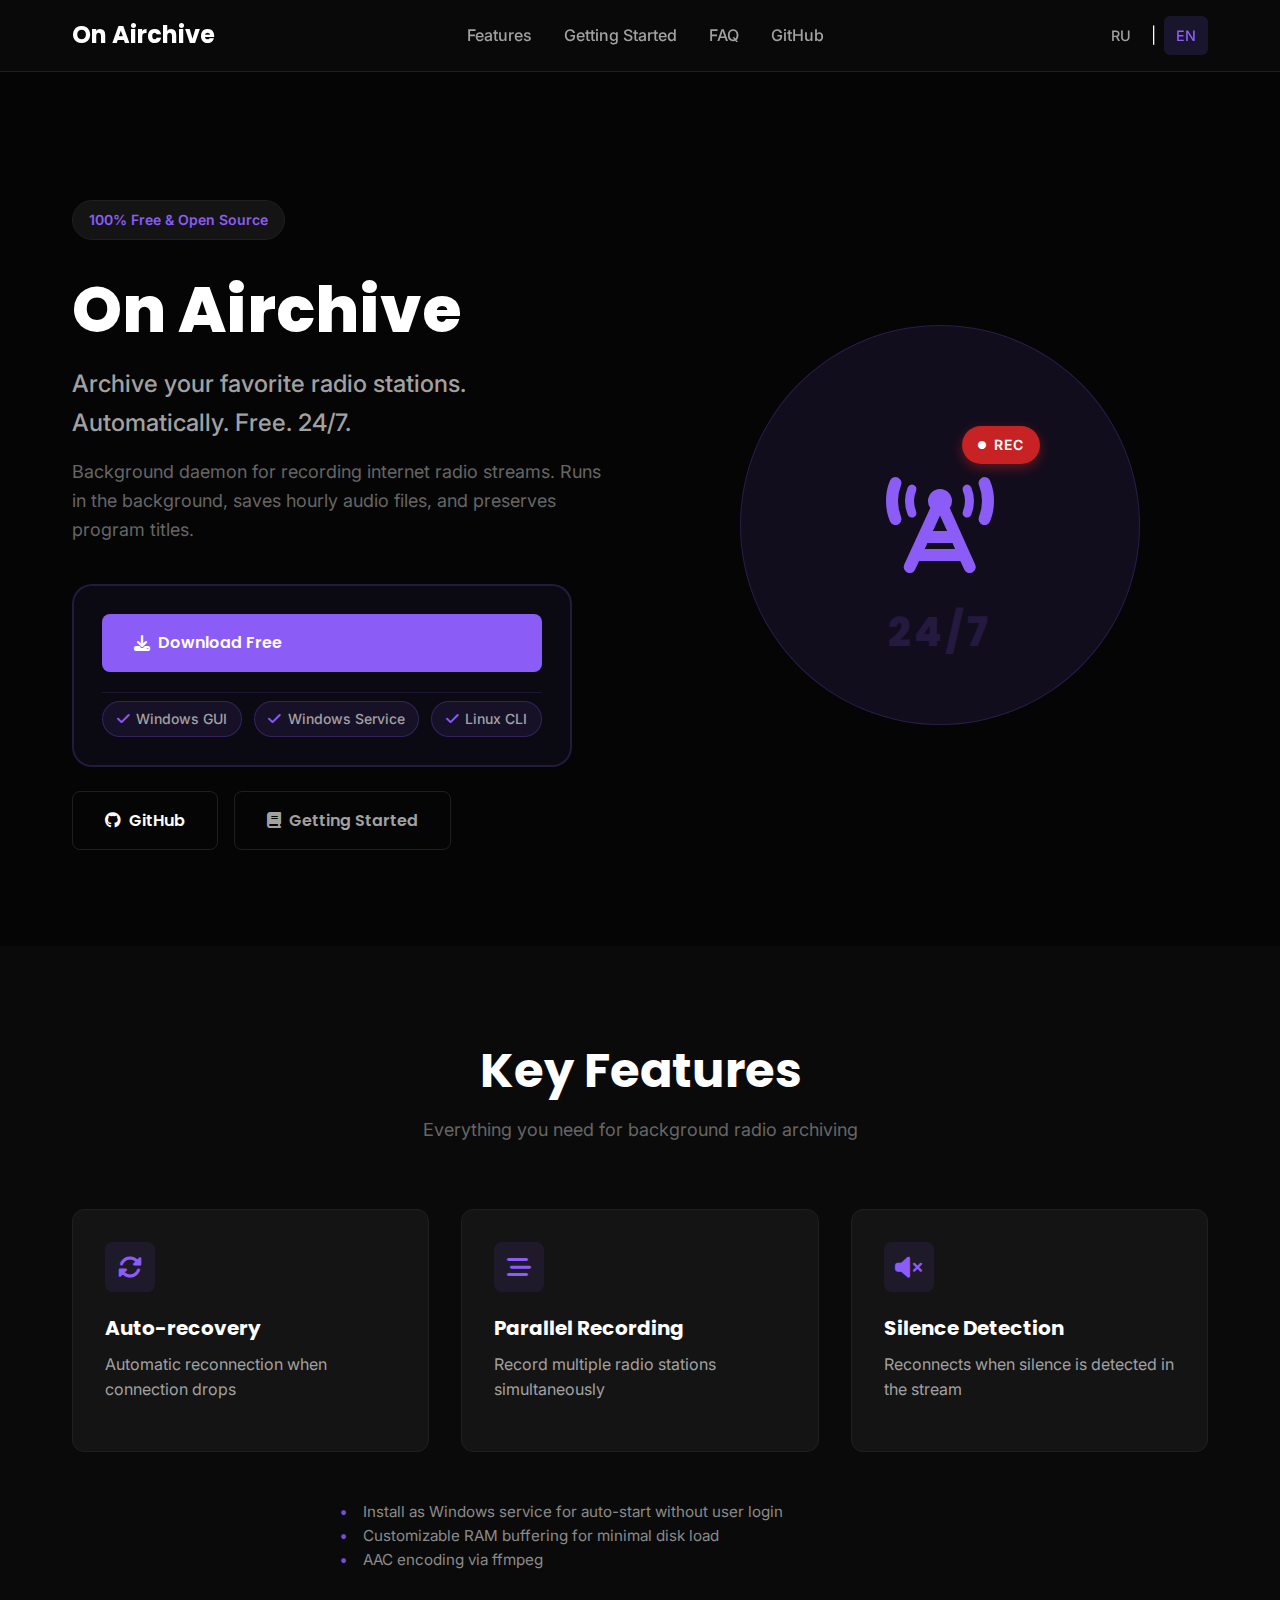
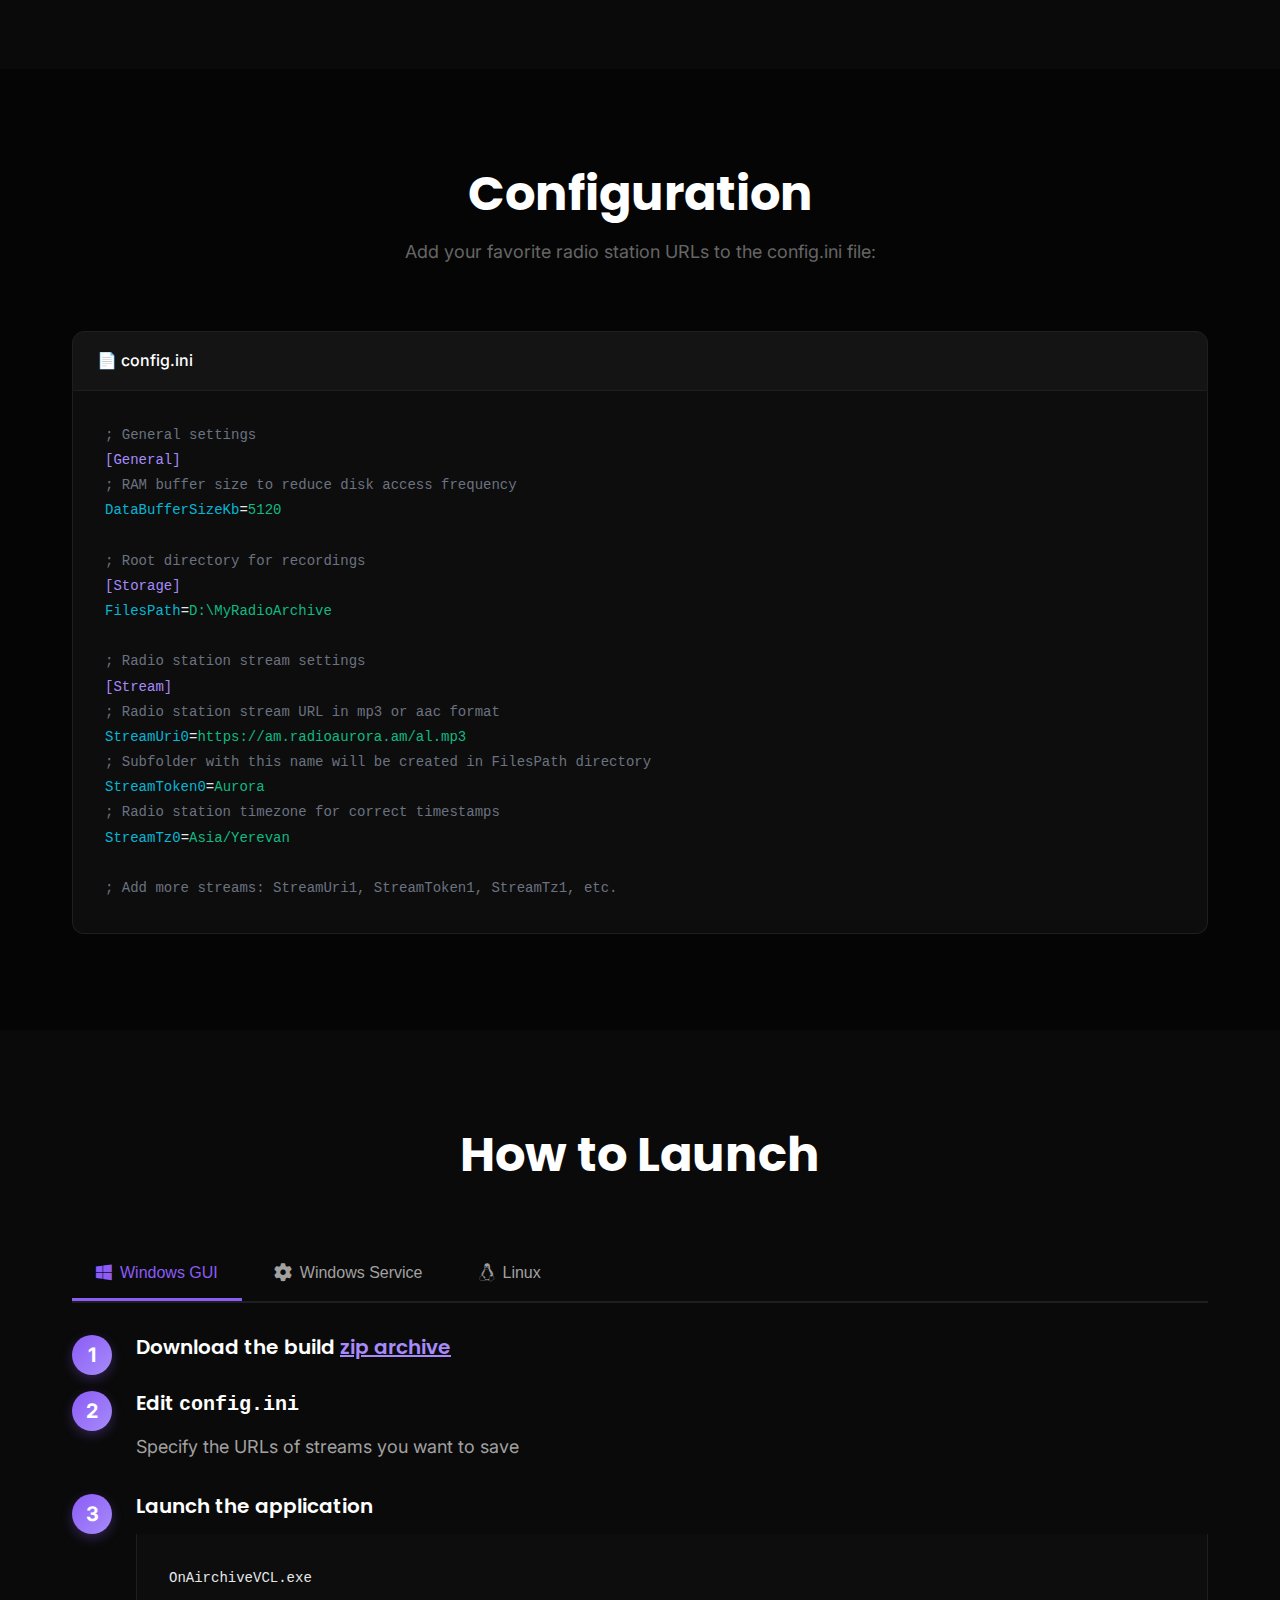
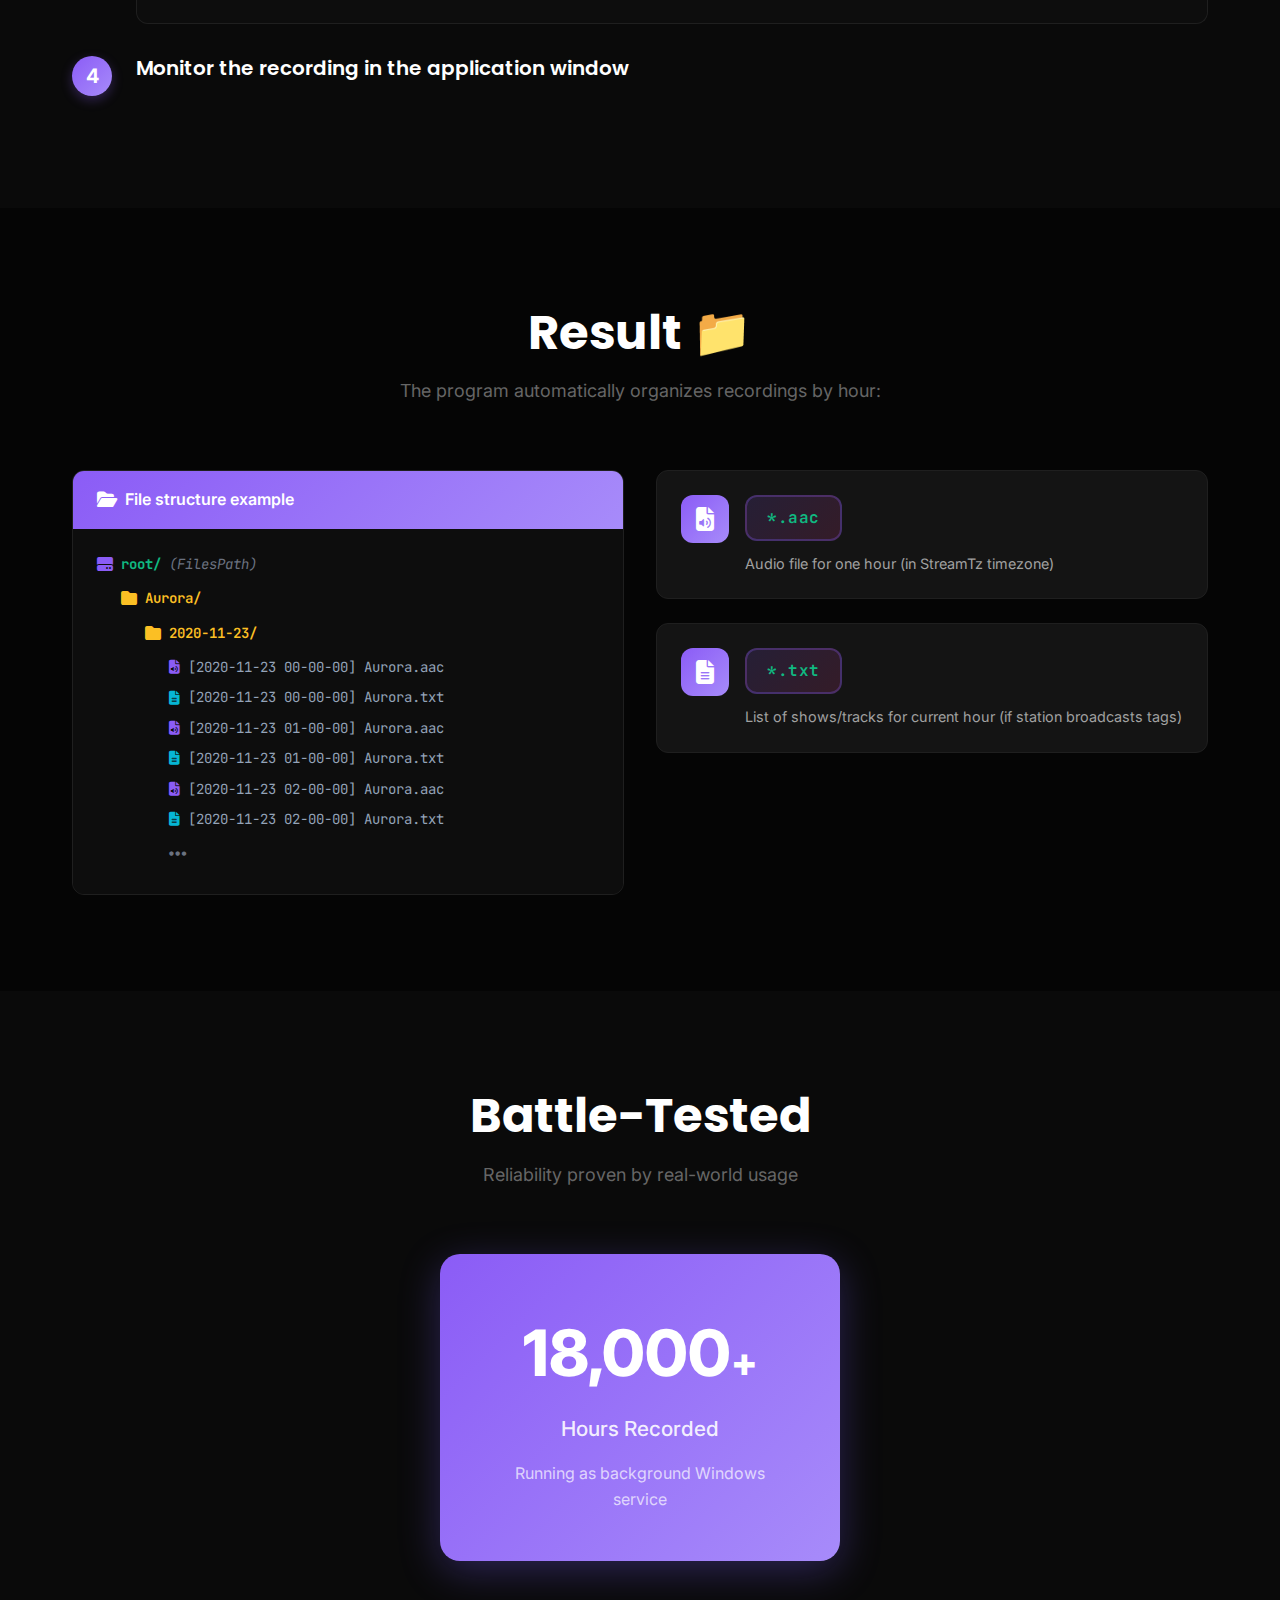
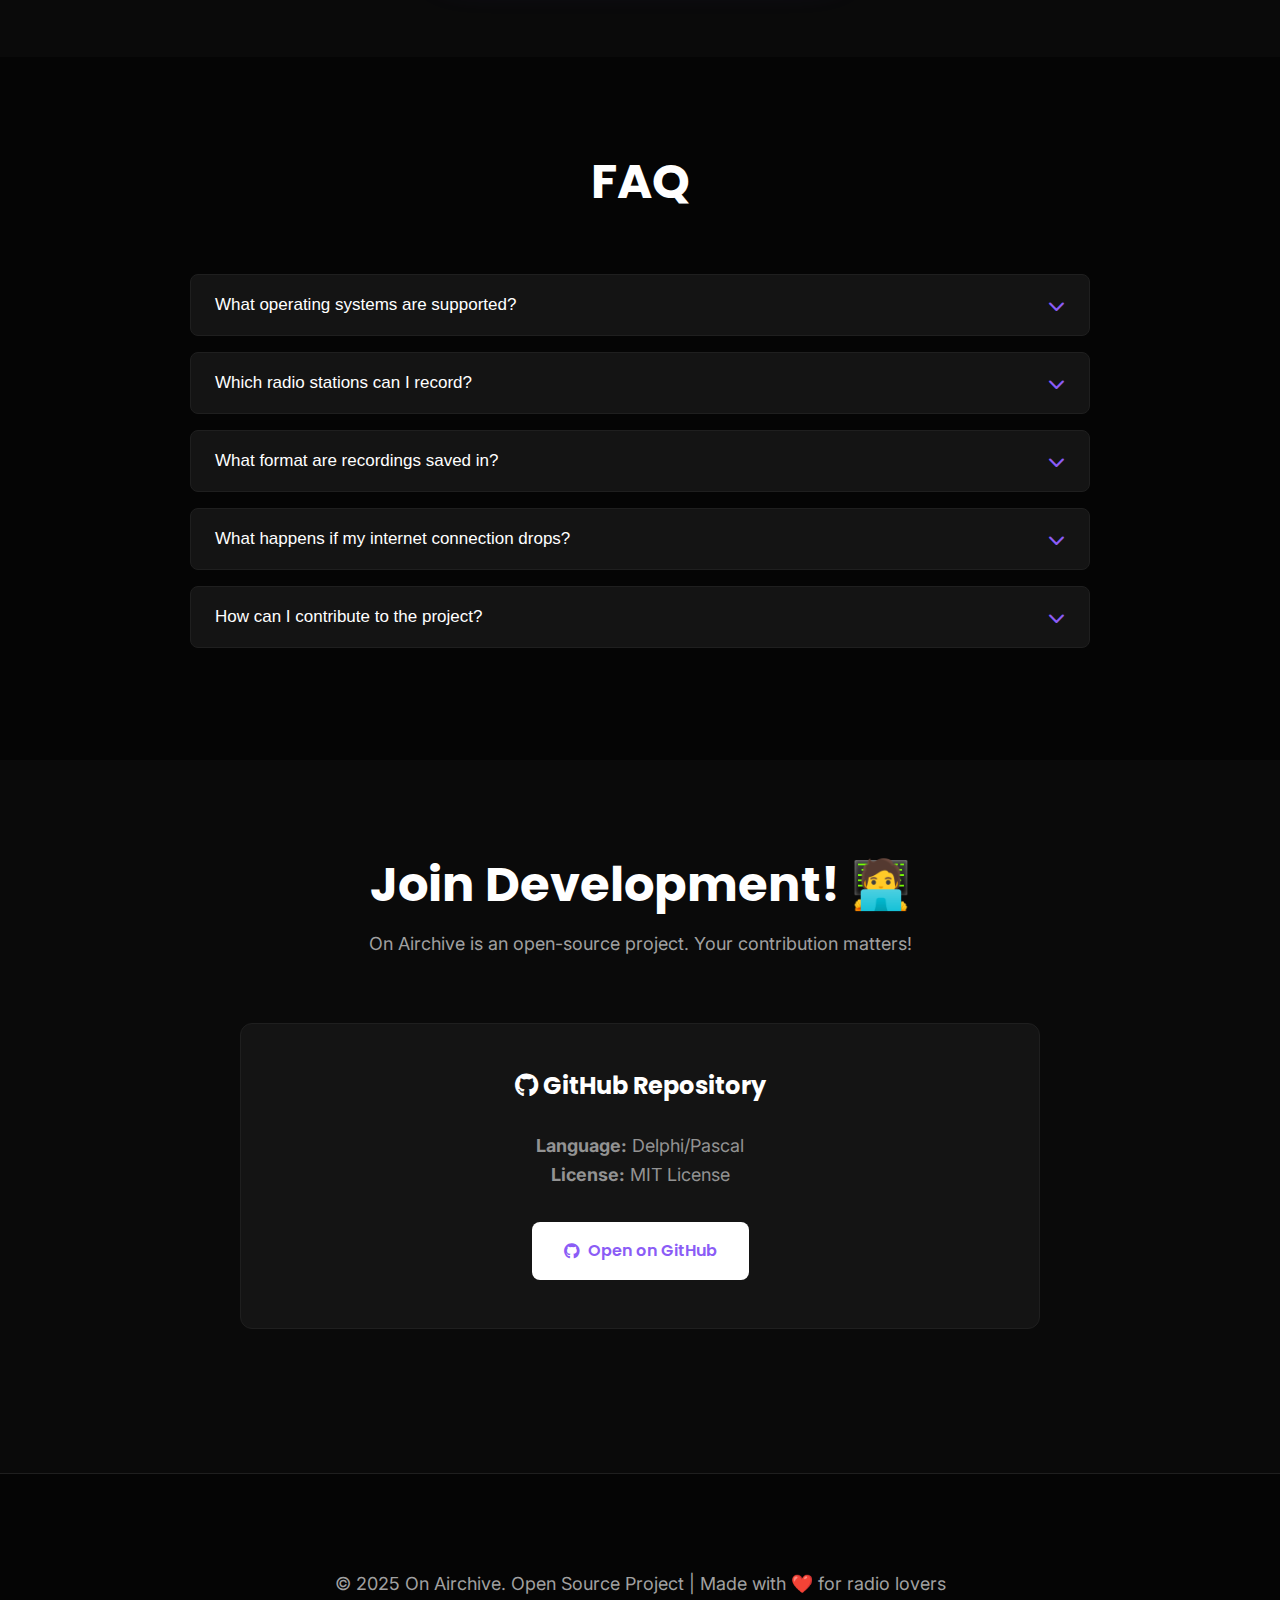
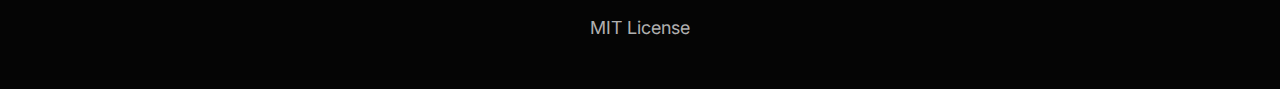
<file: docs/index.html>
<!DOCTYPE html>
<html lang="en">
<head>
    <meta charset="UTF-8">
    <meta name="viewport" content="width=device-width, initial-scale=1.0">
    <meta name="description" content="On Airchive - Free open-source Windows application for recording and archiving radio stations. Made by radio lovers for radio lovers!">
    <meta name="keywords" content="radio recording, radio archiving, internet radio, radio recorder, open source, Windows, Linux, streaming recorder, radio automation">
    <meta name="author" content="On Airchive">
    <title>On Airchive - Record Your Favorite Radio Stations</title>

    <!-- Favicon -->
    <link rel="icon" type="image/x-icon" href="favicon.ico">

    <!-- Open Graph / Facebook -->
    <meta property="og:type" content="website">
    <meta property="og:url" content="https://tzabzlat.github.io/onairchive/">
    <meta property="og:title" content="On Airchive - Record Your Favorite Radio Stations">
    <meta property="og:description" content="Free open-source application for recording and archiving internet radio. Automatic 24/7 recording, Windows and Linux support.">
    <meta property="og:image" content="https://tzabzlat.github.io/onairchive/ogimage.jpg">
    <meta property="og:locale" content="en_US">

    <!-- Twitter -->
    <meta name="twitter:card" content="summary_large_image">
    <meta name="twitter:url" content="https://tzabzlat.github.io/onairchive/">
    <meta name="twitter:title" content="On Airchive - Record Your Favorite Radio Stations">
    <meta name="twitter:description" content="Free open-source application for recording and archiving internet radio. Automatic 24/7 recording, Windows and Linux support.">
    <meta name="twitter:image" content="https://tzabzlat.github.io/onairchive/ogimage.jpg">

    <!-- Additional SEO -->
    <meta name="robots" content="index, follow">
    <meta name="language" content="English">
    <link rel="canonical" href="https://tzabzlat.github.io/onairchive/">

    <!-- Language alternatives -->
    <link rel="alternate" hreflang="en" href="https://tzabzlat.github.io/onairchive/">
    <link rel="alternate" hreflang="ru" href="https://tzabzlat.github.io/onairchive/index_ru.html">
    <link rel="alternate" hreflang="x-default" href="https://tzabzlat.github.io/onairchive/">

    <!-- Google Fonts -->
    <link rel="preconnect" href="https://fonts.googleapis.com">
    <link rel="preconnect" href="https://fonts.gstatic.com" crossorigin>
    <link href="https://fonts.googleapis.com/css2?family=Poppins:wght@400;600;700;800&family=Inter:wght@400;500;600&family=JetBrains+Mono:wght@400;500&display=swap" rel="stylesheet">

    <!-- Font Awesome for icons -->
    <link rel="stylesheet" href="https://cdnjs.cloudflare.com/ajax/libs/font-awesome/6.4.0/css/all.min.css">

    <!-- Styles -->
    <link rel="stylesheet" href="styles.css">
</head>
<body>
    <!-- Mobile Menu Overlay -->
    <div class="mobile-menu-overlay"></div>

    <!-- Header / Navigation -->
    <header>
        <nav class="container">
            <a href="#" class="logo">On Airchive</a>
            <ul class="nav-links">
                <li><a href="#features">Features</a></li>
                <li><a href="#how-it-works">Getting Started</a></li>
                <li><a href="#faq">FAQ</a></li>
                <li><a href="https://github.com/tzabzlat/onairchive" target="_blank">GitHub</a></li>
            </ul>
            <div class="language-selector">
                <a href="index_ru.html" title="Русский">RU</a>
                <span style="color: var(--text-tertiary);">|</span>
                <a href="#" class="active" title="English">EN</a>
            </div>
            <button class="mobile-menu-btn">
                <i class="fas fa-bars"></i>
            </button>
        </nav>
    </header>

    <!-- Hero Section -->
    <section class="hero">
        <div class="container hero-content">
            <div class="hero-text">
                <div class="badge">100% Free & Open Source</div>
                <h1 class="hero-title">On Airchive</h1>
                <p class="hero-subtitle">Archive your favorite radio stations. Automatically. Free. 24/7.</p>
                <p class="hero-description">
                    Background daemon for recording internet radio streams. Runs in the background, saves hourly audio files, and preserves program titles.
                </p>
                <div class="hero-cta">
                    <div class="download-block">
                        <a href="https://github.com/tzabzlat/onairchive/releases" class="btn btn-primary btn-download" target="_blank">
                            <i class="fas fa-download"></i>
                            Download Free
                        </a>
                        <div class="platform-badges">
                            <span class="platform-badge"><i class="fas fa-check"></i> Windows GUI</span>
                            <span class="platform-badge"><i class="fas fa-check"></i> Windows Service</span>
                            <span class="platform-badge"><i class="fas fa-check"></i> Linux CLI</span>
                        </div>
                    </div>
                    <div class="secondary-buttons">
                        <a href="https://github.com/tzabzlat/onairchive" class="btn btn-secondary" target="_blank">
                            <i class="fab fa-github"></i>
                            GitHub
                        </a>
                        <a href="#how-it-works" class="btn btn-ghost">
                            <i class="fas fa-book"></i>
                            Getting Started
                        </a>
                    </div>
                </div>
            </div>
            <div class="hero-visual">
                <div class="radio-illustration">
                    <div class="radio-waves"></div>
                    <div class="radio-waves"></div>
                    <div class="radio-waves"></div>
                    <i class="fas fas fa-tower-cell radio-icon"></i>
                    <div class="recording-badge">
                        <i class="fas fa-circle"></i>
                        <span>REC</span>
                    </div>
                    <div class="always-on-label">24/7</div>
                </div>
            </div>
        </div>
    </section>

    <!-- Features Section -->
    <section id="features">
        <div class="container">
            <div class="section-header">
                <h2 class="section-title">Key Features</h2>
                <p class="section-subtitle">Everything you need for background radio archiving</p>
            </div>
            <div class="features-grid">
                <div class="feature-card">
                    <div class="feature-icon">
                        <i class="fas fa-rotate"></i>
                    </div>
                    <h3 class="feature-title">Auto-recovery</h3>
                    <p class="feature-description">Automatic reconnection when connection drops</p>
                </div>
                <div class="feature-card">
                    <div class="feature-icon">
                        <i class="fas fa-duotone fa-solid fa-bars-staggered"></i>
                    </div>
                    <h3 class="feature-title">Parallel Recording</h3>
                    <p class="feature-description">Record multiple radio stations simultaneously</p>
                </div>
                <div class="feature-card">
                    <div class="feature-icon">
                        <i class="fas fa-volume-xmark"></i>
                    </div>
                    <h3 class="feature-title">Silence Detection</h3>
                    <p class="feature-description">Reconnects when silence is detected in the stream</p>
                </div>
            </div>
            <ul class="features-list">
                <li>Install as Windows service for auto-start without user login</li>
                <li>Customizable RAM buffering for minimal disk load</li>
                <li>AAC encoding via ffmpeg</li>
            </ul>
        </div>
    </section>

    <!-- Config Example Section -->
    <section id="how-it-works">
        <div class="container">
            <div class="section-header">
                <h2 class="section-title">Configuration</h2>
                <p class="section-subtitle">Add your favorite radio station URLs to the config.ini file:</p>
            </div>
            <div class="code-section">
                <div class="code-header">
                    📄 config.ini
                </div>
                <div class="code-block">
<pre><code><span class="code-comment">; General settings</span>
<span class="code-section-name">[General]</span>
<span class="code-comment">; RAM buffer size to reduce disk access frequency</span>
<span class="code-key">DataBufferSizeKb</span>=<span class="code-value">5120</span>

<span class="code-comment">; Root directory for recordings</span>
<span class="code-section-name">[Storage]</span>
<span class="code-key">FilesPath</span>=<span class="code-value">D:\MyRadioArchive</span>

<span class="code-comment">; Radio station stream settings</span>
<span class="code-section-name">[Stream]</span>
<span class="code-comment">; Radio station stream URL in mp3 or aac format</span>
<span class="code-key">StreamUri0</span>=<span class="code-value">https://am.radioaurora.am/al.mp3</span>
<span class="code-comment">; Subfolder with this name will be created in FilesPath directory</span>
<span class="code-key">StreamToken0</span>=<span class="code-value">Aurora</span>
<span class="code-comment">; Radio station timezone for correct timestamps</span>
<span class="code-key">StreamTz0</span>=<span class="code-value">Asia/Yerevan</span>

<span class="code-comment">; Add more streams: StreamUri1, StreamToken1, StreamTz1, etc.</span></code></pre>
                </div>
            </div>
        </div>
    </section>

    <!-- Launch Instructions Section -->
    <section>
        <div class="container">
            <div class="section-header">
                <h2 class="section-title">How to Launch</h2>
            </div>

            <div class="tabs-container">
                <div class="tabs-nav">
                    <button class="tab-btn active" data-tab="windows-gui">
                        <i class="fab fa-windows"></i> Windows GUI
                    </button>
                    <button class="tab-btn" data-tab="windows-service">
                        <i class="fas fa-cog"></i> Windows Service
                    </button>
                    <button class="tab-btn" data-tab="linux">
                        <i class="fab fa-linux"></i> Linux
                    </button>
                </div>

                <div class="tabs-content">
                    <!-- Windows GUI Tab -->
                    <div class="tab-pane active" id="windows-gui">
                        <div class="launch-step">
                            <div class="step-number">1</div>
                            <h4>Download the build <a href="https://github.com/tzabzlat/onairchive/releases" target="_blank" style="color: var(--secondary-color);">zip archive</a></h4>
                        </div>
                        <div class="launch-step">
                            <div class="step-number">2</div>
                            <h4>Edit <code>config.ini</code></h4>
                            <p class="launch-note">Specify the URLs of streams you want to save</p>
                        </div>
                        <div class="launch-step">
                            <div class="step-number">3</div>
                            <h4>Launch the application</h4>
                            <div class="code-block">
<pre><code>OnAirchiveVCL.exe</code></pre>
                            </div>
                        </div>
                        <div class="launch-step">
                            <div class="step-number">4</div>
                            <h4>Monitor the recording in the application window</h4>
                        </div>
                    </div>

                    <!-- Windows Service Tab -->
                    <div class="tab-pane" id="windows-service">
                        <div class="launch-step">
                            <div class="step-number">1</div>
                            <h4>Download the build <a href="https://github.com/tzabzlat/onairchive/releases" target="_blank" style="color: var(--secondary-color);">zip archive</a></h4>
                        </div>
                        <div class="launch-step">
                            <div class="step-number">2</div>
                            <h4>Install and start the service</h4>
                            <p class="launch-note">Run console as administrator:</p>
                            <div class="code-block">
<pre><code><span class="code-comment">; Install service</span>
OnAirchiveSVC.exe /install

<span class="code-comment">; Start service</span>
net start OnAirchiveSVCService</code></pre>
                            </div>
                        </div>
                        <div class="launch-step">
                            <div class="step-number">3</div>
                            <h4>Manage via GUI</h4>
                            <p class="launch-note">Open Windows Services Manager:</p>
                            <ol class="launch-steps-list">
                                <li>Press <kbd>Win + R</kbd></li>
                                <li>Type <code>services.msc</code> and press Enter</li>
                                <li>Find <strong>OnAirchiveSVCService</strong> in the services list</li>
                                <li>Manage the service via context menu (Start/Stop/Restart)</li>
                            </ol>
                        </div>
                    </div>

                    <!-- Linux Tab -->
                    <div class="tab-pane" id="linux">
                        <div class="launch-step">
                            <div class="step-number">1</div>
                            <h4>Download the build <a href="https://github.com/tzabzlat/onairchive/releases" target="_blank" style="color: var(--secondary-color);">zip archive</a></h4>
                        </div>
                        <div class="launch-step">
                            <div class="step-number">2</div>
                            <h4>Install ffmpeg package</h4>
                            <div class="code-block">
<pre><code>apt-get install ffmpeg</code></pre>
                            </div>
                            <p class="launch-note">Superuser privileges (sudo) required for installation</p>
                        </div>
                        <div class="launch-step">
                            <div class="step-number">3</div>
                            <h4>Launch via script</h4>
                            <div class="code-block">
<pre><code>./run.sh</code></pre>
                            </div>
                            <p class="launch-note">Make sure the script has execute permissions: <code>chmod +x run.sh</code></p>
                        </div>
                    </div>
                </div>
            </div>
        </div>
    </section>

    <!-- Result Section -->
    <section>
        <div class="container">
            <div class="section-header">
                <h2 class="section-title">Result 📁</h2>
                <p class="section-subtitle">The program automatically organizes recordings by hour:</p>
            </div>

            <div class="result-section">
                <div class="result-example">
                    <div class="file-tree-header">
                        <i class="fas fa-folder-open"></i> File structure example
                    </div>
                    <div class="file-tree">
                        <div class="tree-root">
                            <i class="fas fa-hdd"></i> root/ <span class="tree-hint">(FilesPath)</span>
                        </div>
                        <div class="tree-folder tree-nested">
                            <i class="fas fa-folder"></i> Aurora/
                        </div>
                        <div class="tree-folder tree-nested-2">
                            <i class="fas fa-folder"></i> 2020-11-23/
                        </div>
                        <div class="tree-file tree-nested-3">
                            <i class="fas fa-file-audio"></i> [2020-11-23 00-00-00] Aurora.aac
                        </div>
                        <div class="tree-file tree-nested-3">
                            <i class="fas fa-file-alt"></i> [2020-11-23 00-00-00] Aurora.txt
                        </div>
                        <div class="tree-file tree-nested-3">
                            <i class="fas fa-file-audio"></i> [2020-11-23 01-00-00] Aurora.aac
                        </div>
                        <div class="tree-file tree-nested-3">
                            <i class="fas fa-file-alt"></i> [2020-11-23 01-00-00] Aurora.txt
                        </div>
                        <div class="tree-file tree-nested-3">
                            <i class="fas fa-file-audio"></i> [2020-11-23 02-00-00] Aurora.aac
                        </div>
                        <div class="tree-file tree-nested-3">
                            <i class="fas fa-file-alt"></i> [2020-11-23 02-00-00] Aurora.txt
                        </div>
                        <div class="tree-more tree-nested-3">
                            <i class="fas fa-ellipsis-h"></i>
                        </div>
                    </div>
                </div>

                <div class="result-explanation">
                    <div class="explanation-item">
                        <div class="file-icon">
                            <i class="fas fa-file-audio"></i>
                        </div>
                        <div class="explanation-content">
                            <div class="file-pattern-wrapper">
                                <code class="file-pattern">*.aac</code>
                            </div>
                            <p>Audio file for one hour (in StreamTz timezone)</p>
                        </div>
                    </div>
                    <div class="explanation-item">
                        <div class="file-icon">
                            <i class="fas fa-file-alt"></i>
                        </div>
                        <div class="explanation-content">
                            <div class="file-pattern-wrapper">
                                <code class="file-pattern">*.txt</code>
                            </div>
                            <p>List of shows/tracks for current hour (if station broadcasts tags)</p>
                        </div>
                    </div>
                </div>
            </div>
        </div>
    </section>

    <!-- Stats Section -->
    <section>
        <div class="container">
            <div class="section-header">
                <h2 class="section-title">Battle-Tested</h2>
                <p class="section-subtitle">Reliability proven by real-world usage</p>
            </div>

            <div class="stats-container">
                <div class="stat-card">
                    <div class="stat-number">
                        18,000<span class="stat-number-plus">+</span>
                    </div>
                    <div class="stat-label">
                        Hours Recorded
                    </div>
                    <div class="stat-description">
                        Running as background Windows service
                    </div>
                </div>
            </div>
        </div>
    </section>

    <!-- FAQ Section -->
    <section id="faq">
        <div class="container">
            <div class="section-header">
                <h2 class="section-title">FAQ</h2>
            </div>
            <div class="faq-container">
                <div class="faq-item">
                    <button class="faq-question">
                        What operating systems are supported?
                        <i class="fas fa-chevron-down faq-icon"></i>
                    </button>
                    <div class="faq-answer">
                        <p>On Airchive supports Windows 7, 8, 10, 11 and Ubuntu 22+ on x86 and x64 architectures. For Windows, all necessary dependencies (BASS Audio Library, ffmpeg) are included in the distribution. For Ubuntu, ffmpeg must be installed with the command apt-get install ffmpeg.</p>
                    </div>
                </div>
                <div class="faq-item">
                    <button class="faq-question">
                        Which radio stations can I record?
                        <i class="fas fa-chevron-down faq-icon"></i>
                    </button>
                    <div class="faq-answer">
                        <p>Any internet radio station that broadcasts via HTTP/HTTPS streams. Just specify the stream URL in the configuration file. On Airchive supports all popular streaming formats.</p>
                    </div>
                </div>
                <div class="faq-item">
                    <button class="faq-question">
                        What format are recordings saved in?
                        <i class="fas fa-chevron-down faq-icon"></i>
                    </button>
                    <div class="faq-answer">
                        <p>Recordings are saved in AAC (ADTS) format with 128 kbps bitrate (configurable). This provides excellent sound quality with reasonable file sizes. Professional qaac encoder is used.</p>
                    </div>
                </div>
                <div class="faq-item">
                    <button class="faq-question">
                        What happens if my internet connection drops?
                        <i class="fas fa-chevron-down faq-icon"></i>
                    </button>
                    <div class="faq-answer">
                        <p>No worries! On Airchive will automatically reconnect to the stream and continue recording.</p>
                    </div>
                </div>
                <div class="faq-item">
                    <button class="faq-question">
                        How can I contribute to the project?
                        <i class="fas fa-chevron-down faq-icon"></i>
                    </button>
                    <div class="faq-answer">
                        <p>Star the project on GitHub, report bugs, suggest improvements, contribute code, or simply tell your friends about it. Every contribution matters!</p>
                    </div>
                </div>
            </div>
        </div>
    </section>

    <!-- Community Section -->
    <section id="community" class="community">
        <div class="container">
            <div class="section-header">
                <h2 class="section-title">Join Development! 🧑‍💻</h2>
                <p class="section-subtitle">On Airchive is an open-source project. Your contribution matters!</p>
            </div>
            <div class="github-card">
                <h3 style="font-size: 1.5rem; margin-bottom: 2rem;">
                    <i class="fab fa-github"></i> GitHub Repository
                </h3>
                <p style="margin: 2rem 0; opacity: 0.9;">
                    <strong>Language:</strong> Delphi/Pascal<br>
                    <strong>License:</strong> MIT License
                </p>
                <a href="https://github.com/tzabzlat/onairchive" class="btn btn-primary" style="background: white; color: var(--primary-color);" target="_blank">
                    <i class="fab fa-github"></i>
                    Open on GitHub
                </a>
            </div>
        </div>
    </section>

    <!-- Footer -->
    <footer>
        <div class="container">
            <div class="footer-bottom">
                <p>© 2025 On Airchive. Open Source Project | Made with ❤️ for radio lovers</p>
                <p style="margin-top: 0.5rem;">
                    <a href="https://github.com/tzabzlat/onairchive/blob/master/LICENSE" style="color: rgba(255, 255, 255, 0.7); text-decoration: none;">MIT License</a>
                </p>
            </div>
        </div>
    </footer>

    <!-- JavaScript for FAQ Accordion, Mobile Menu, and Tabs -->
    <script>
        // FAQ Accordion
        document.querySelectorAll('.faq-question').forEach(button => {
            button.addEventListener('click', () => {
                const faqItem = button.parentElement;
                const isActive = faqItem.classList.contains('active');

                // Close all FAQ items
                document.querySelectorAll('.faq-item').forEach(item => {
                    item.classList.remove('active');
                });

                // Toggle current item
                if (!isActive) {
                    faqItem.classList.add('active');
                }
            });
        });

        // Smooth scroll for anchor links
        document.querySelectorAll('a[href^="#"]').forEach(anchor => {
            anchor.addEventListener('click', function (e) {
                const href = this.getAttribute('href');
                if (href !== '#' && href !== '#download') {
                    e.preventDefault();
                    const target = document.querySelector(href);
                    if (target) {
                        target.scrollIntoView({
                            behavior: 'smooth',
                            block: 'start'
                        });
                    }
                }
            });
        });

        // Mobile menu toggle
        const mobileMenuBtn = document.querySelector('.mobile-menu-btn');
        const navLinks = document.querySelector('.nav-links');
        const languageSelector = document.querySelector('.language-selector');
        const overlay = document.querySelector('.mobile-menu-overlay');

        function toggleMobileMenu() {
            navLinks.classList.toggle('active');
            languageSelector.classList.toggle('active');
            overlay.classList.toggle('active');

            // Toggle hamburger icon
            const icon = mobileMenuBtn.querySelector('i');
            if (navLinks.classList.contains('active')) {
                icon.classList.remove('fa-bars');
                icon.classList.add('fa-times');
            } else {
                icon.classList.remove('fa-times');
                icon.classList.add('fa-bars');
            }
        }

        mobileMenuBtn?.addEventListener('click', toggleMobileMenu);

        // Close menu when clicking on overlay
        overlay?.addEventListener('click', toggleMobileMenu);

        // Close menu when clicking on a nav link
        document.querySelectorAll('.nav-links a').forEach(link => {
            link.addEventListener('click', () => {
                if (navLinks.classList.contains('active')) {
                    toggleMobileMenu();
                }
            });
        });

        // Tabs functionality
        document.querySelectorAll('.tab-btn').forEach(button => {
            button.addEventListener('click', () => {
                const tabId = button.getAttribute('data-tab');

                // Remove active class from all buttons and panes
                document.querySelectorAll('.tab-btn').forEach(btn => btn.classList.remove('active'));
                document.querySelectorAll('.tab-pane').forEach(pane => pane.classList.remove('active'));

                // Add active class to clicked button and corresponding pane
                button.classList.add('active');
                document.getElementById(tabId).classList.add('active');
            });
        });
    </script>
</body>
</html>
</file>
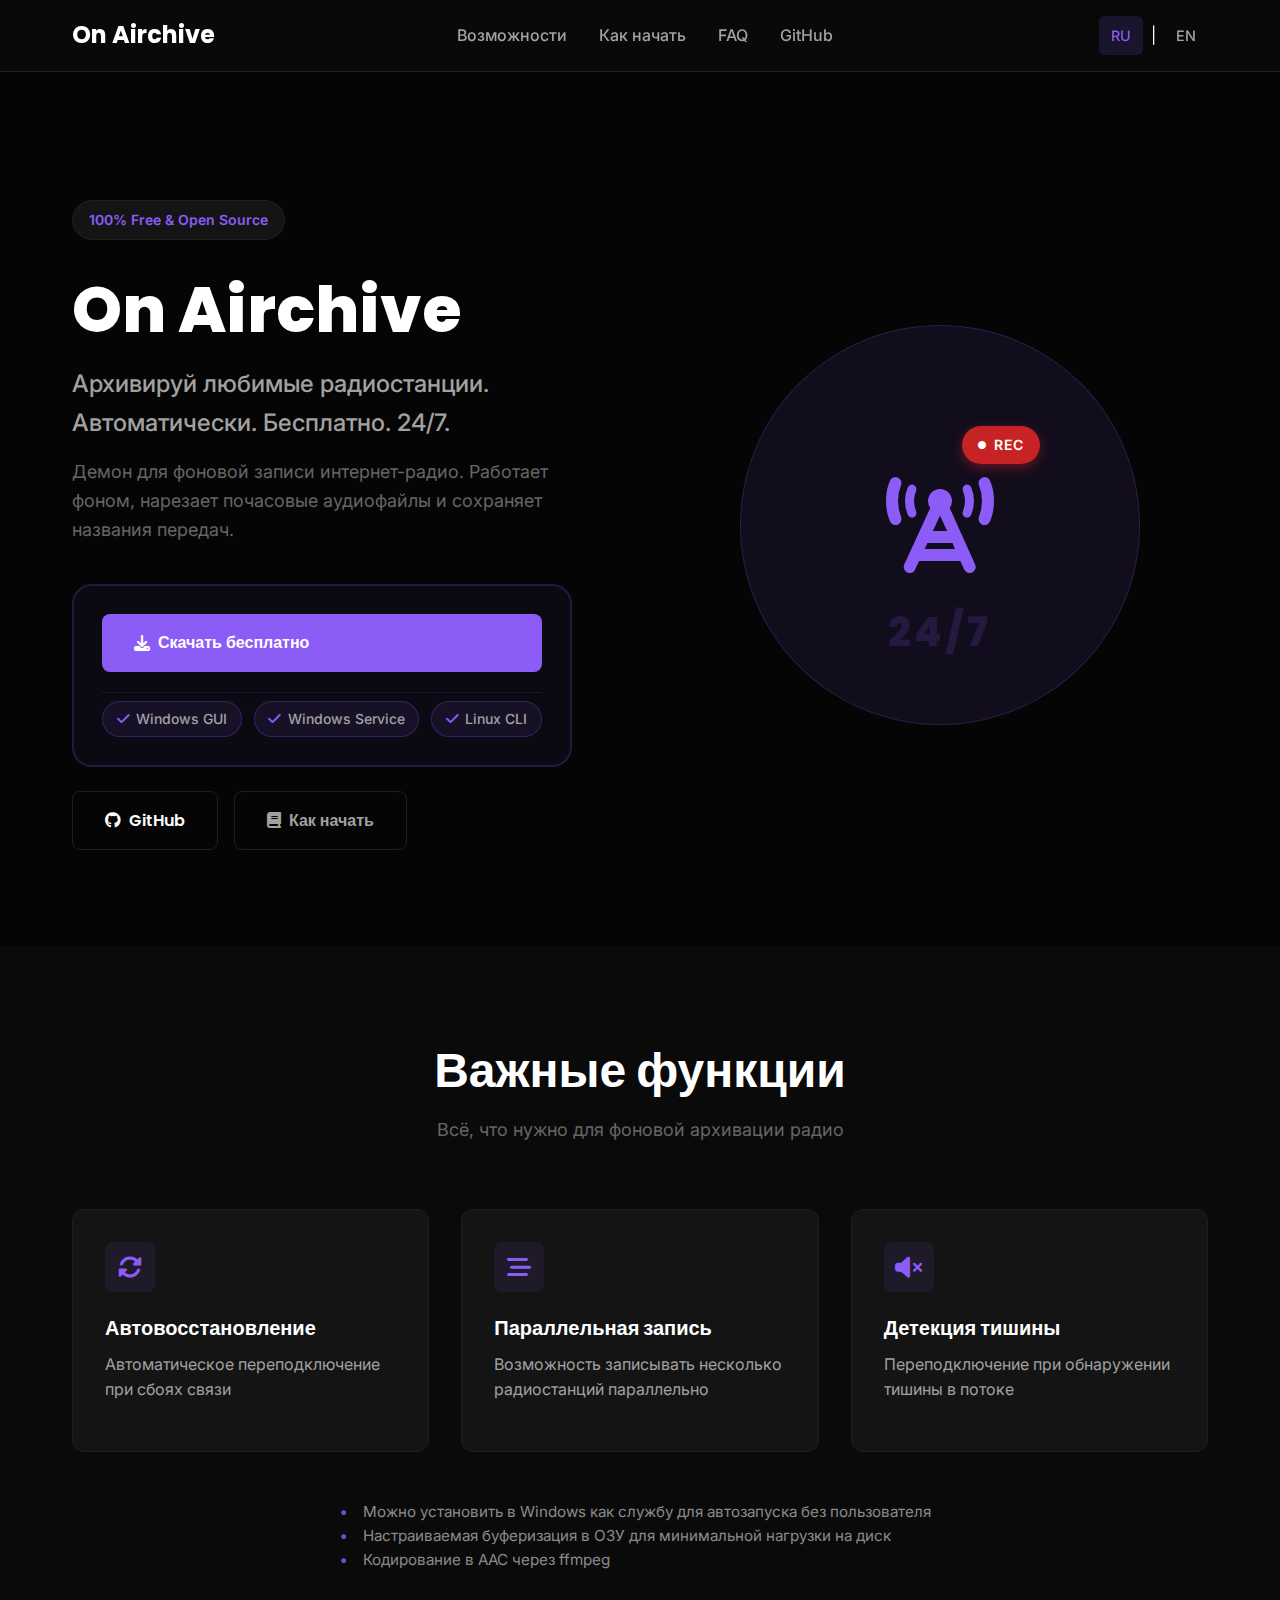
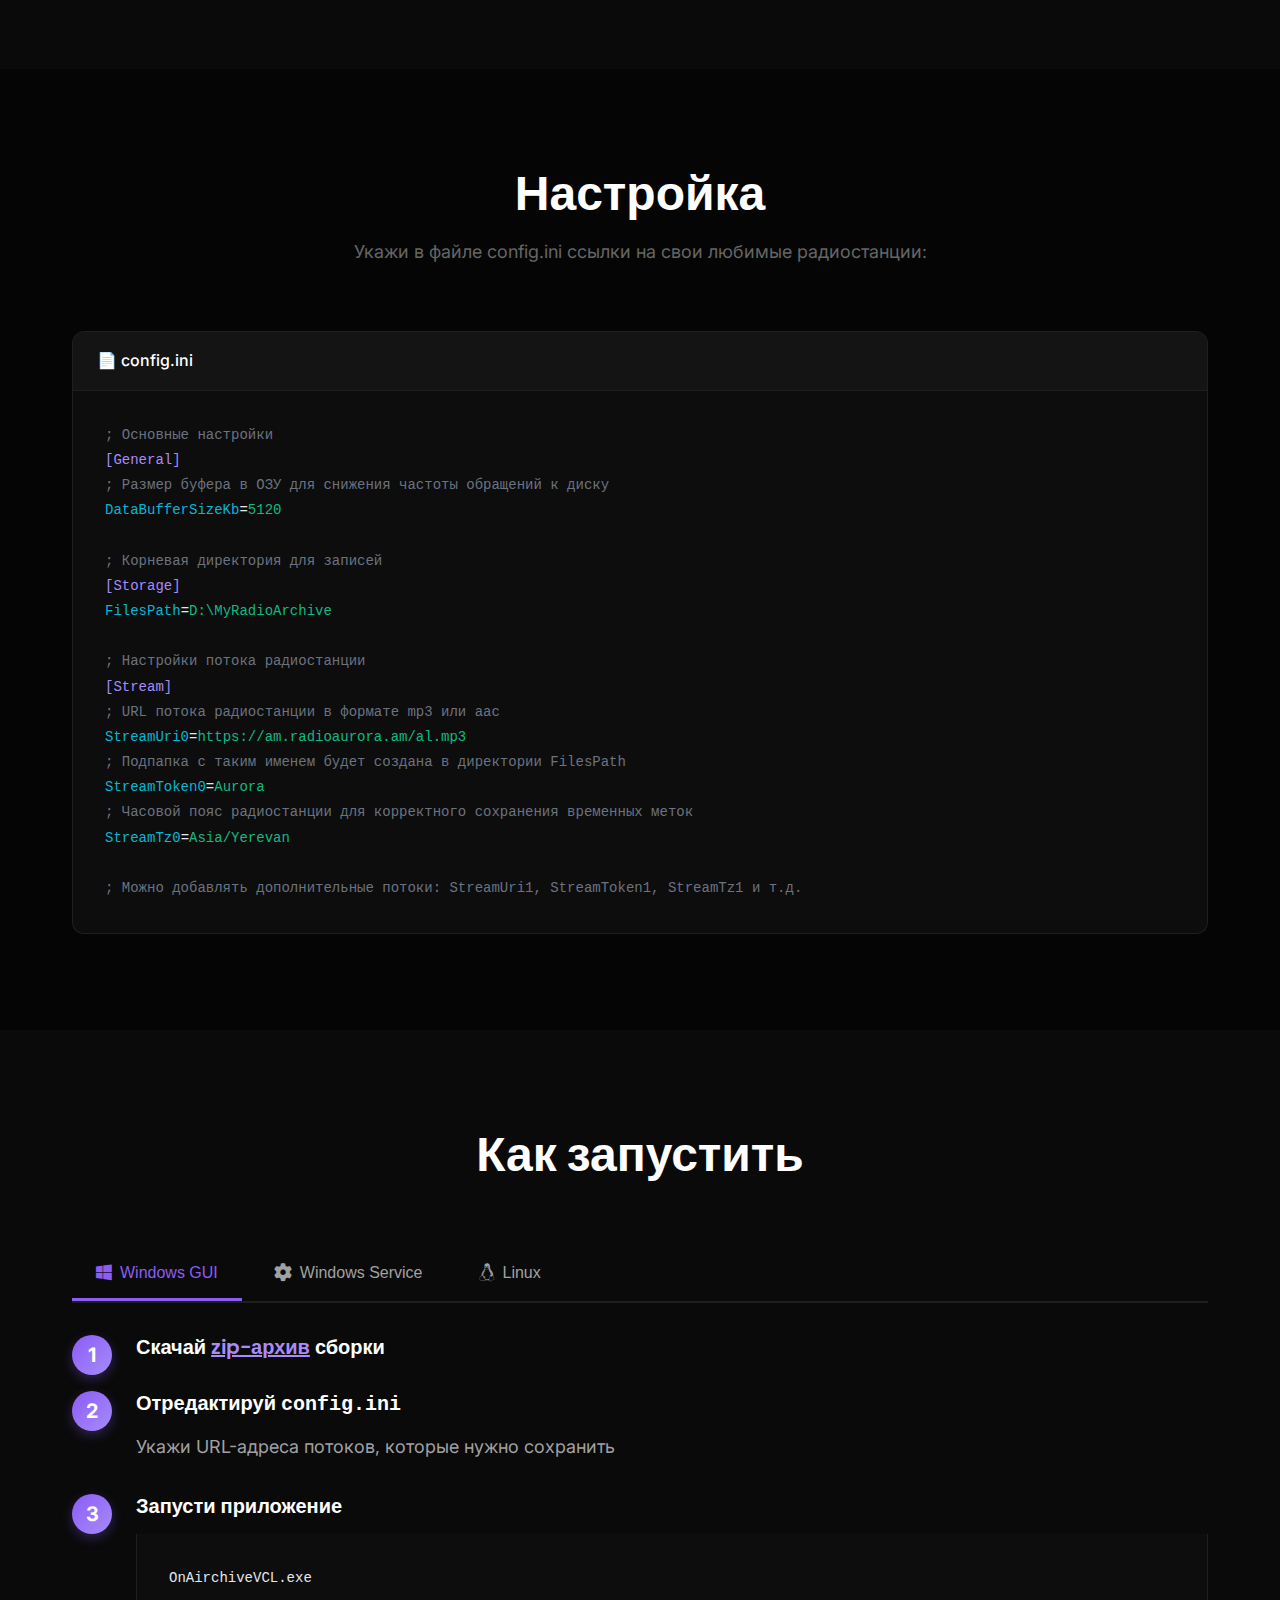
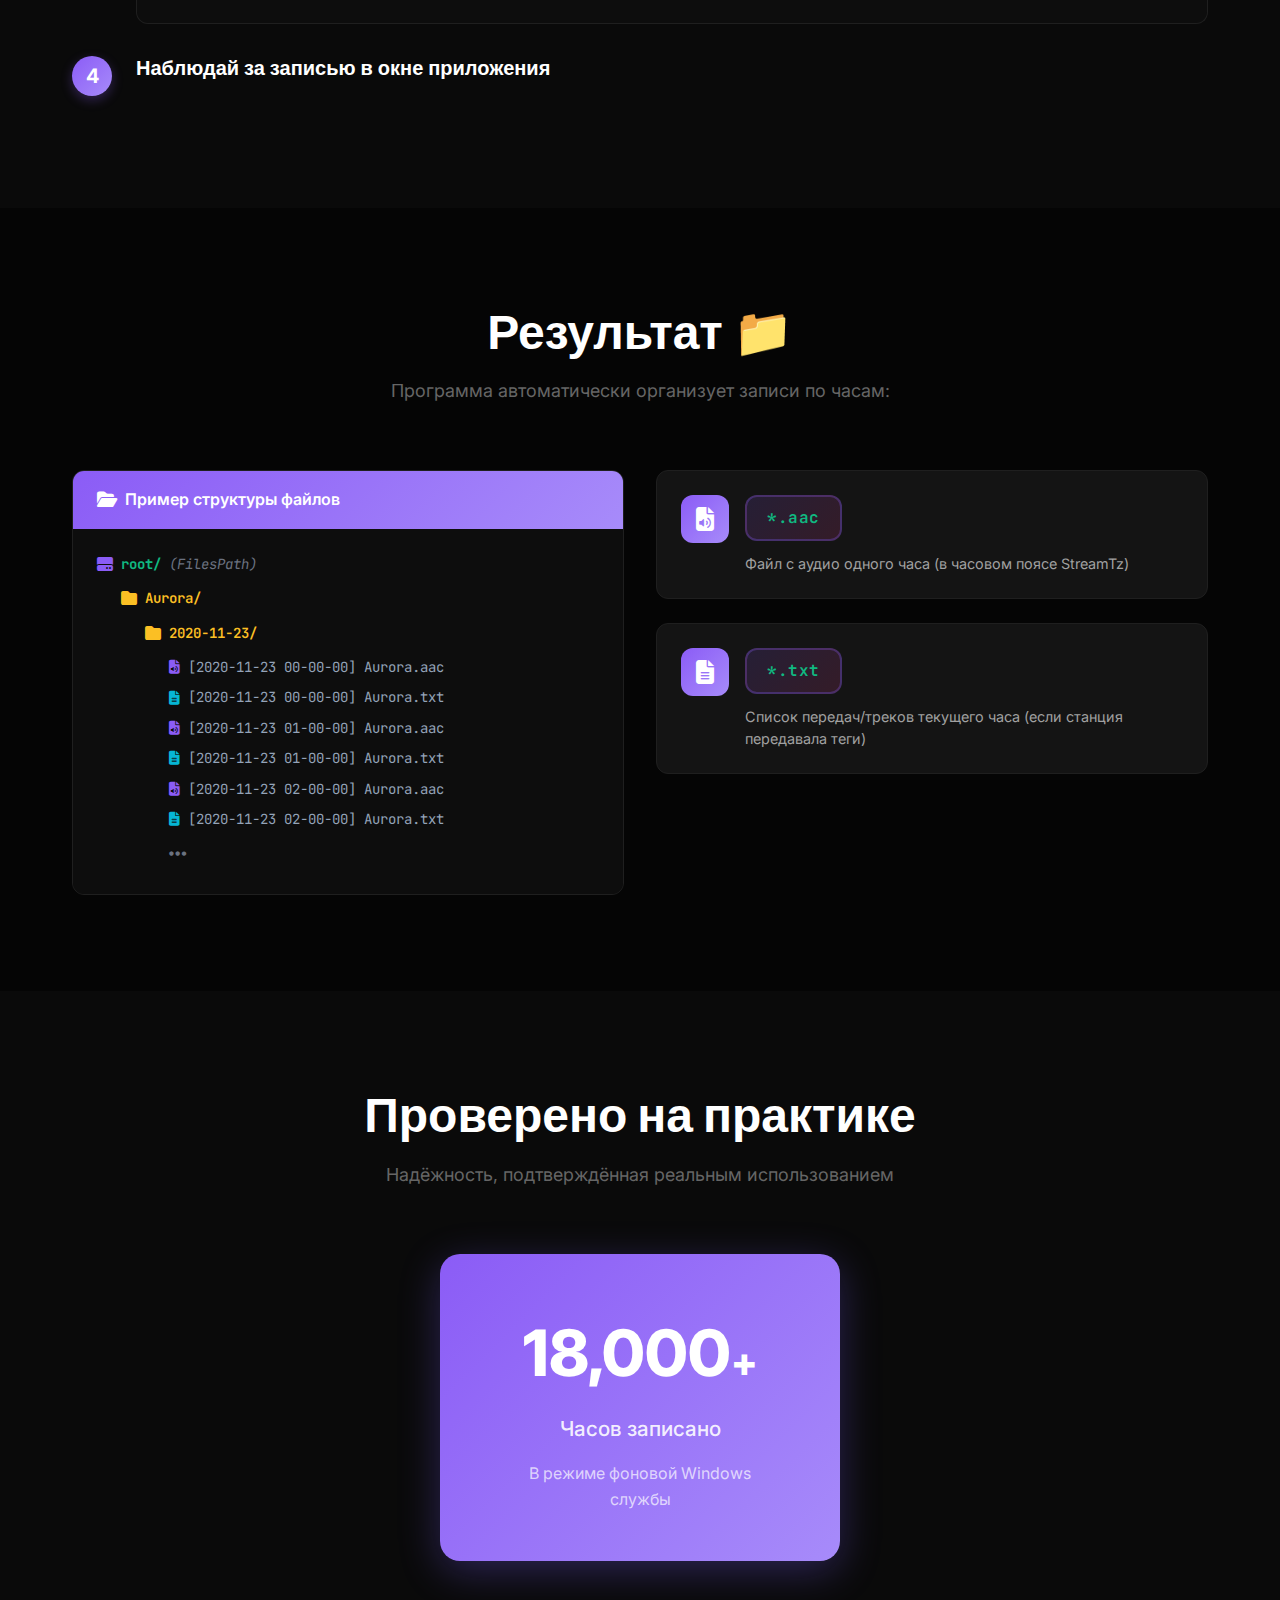
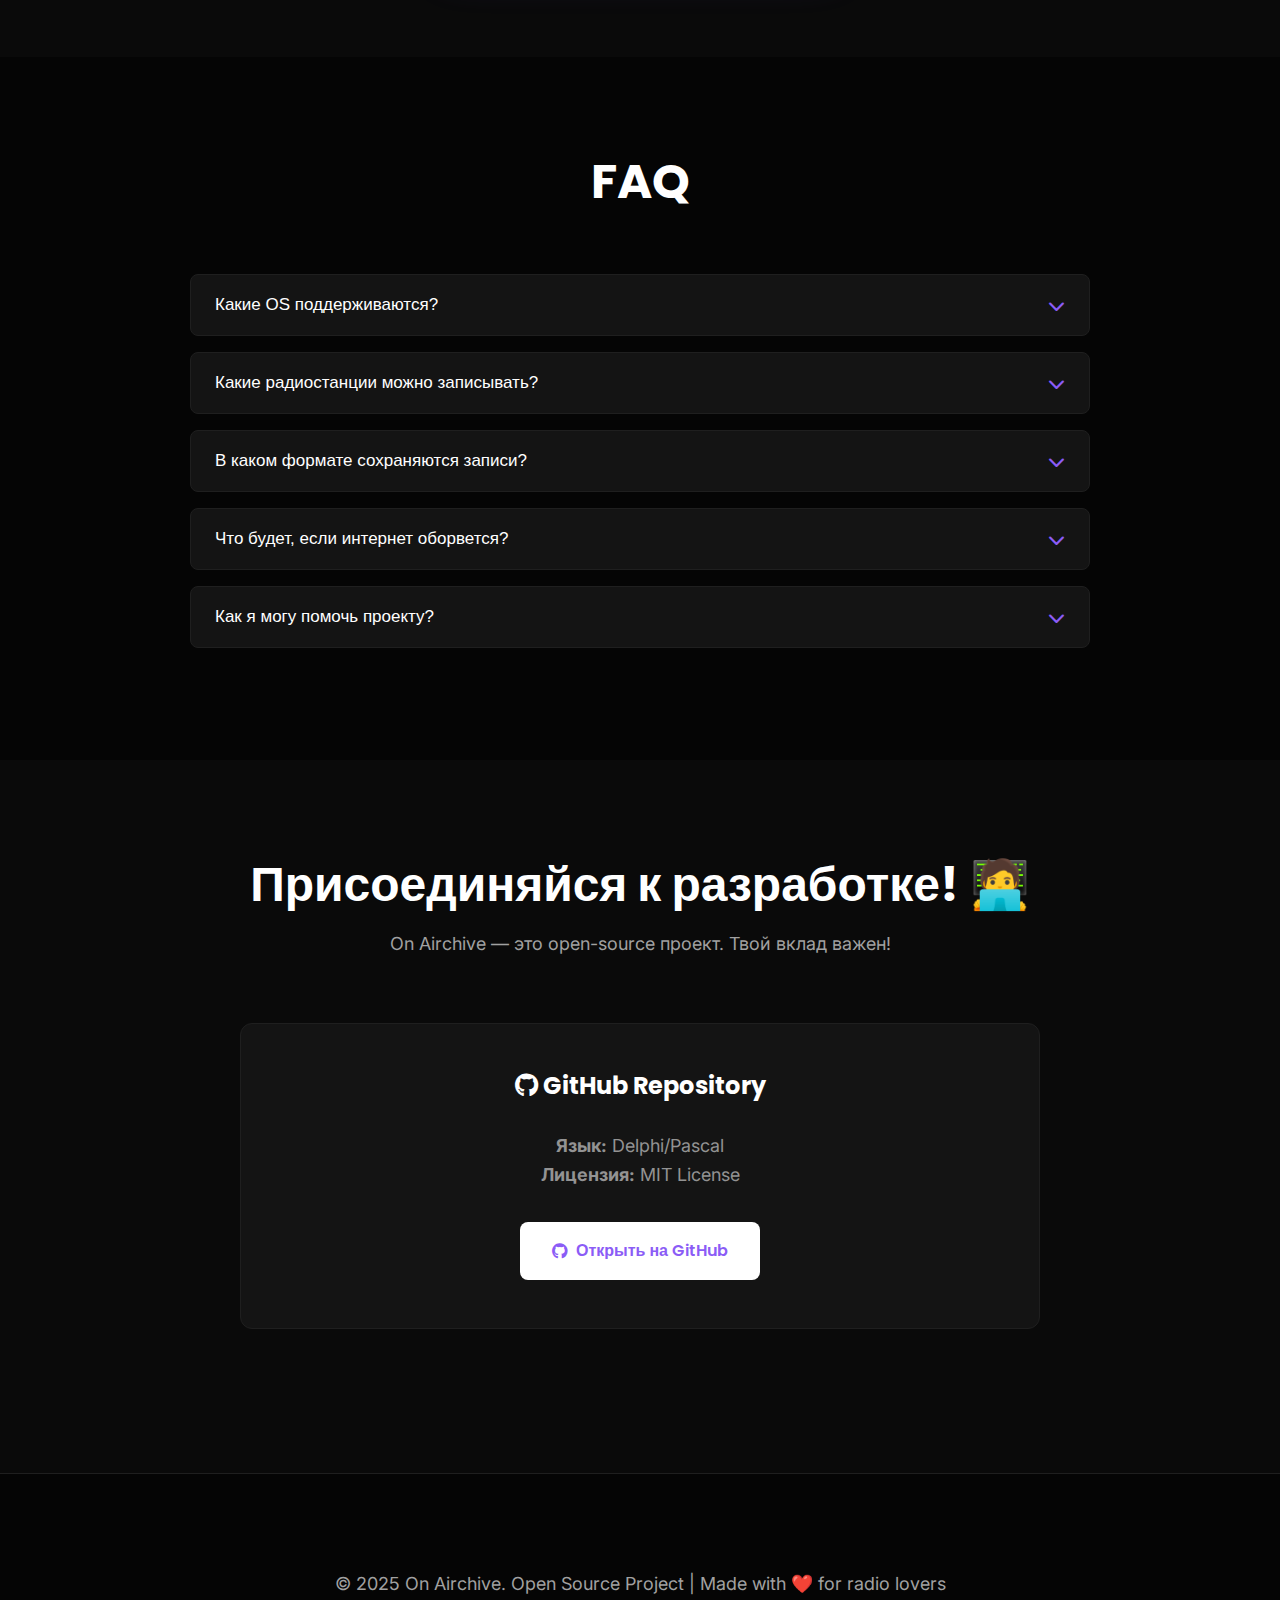
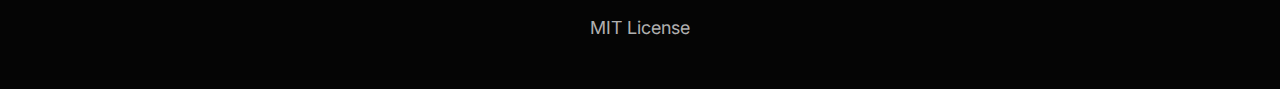
<file: docs/index_ru.html>
<!DOCTYPE html>
<html lang="ru">
<head>
    <meta charset="UTF-8">
    <meta name="viewport" content="width=device-width, initial-scale=1.0">
    <meta name="description" content="On Airchive - бесплатное open-source Windows-приложение для записи и архивирования радиостанций. Создано любителями радио для любителей радио!">
    <meta name="keywords" content="запись радио, архивирование радио, интернет радио, радио рекордер, open source, Windows, Linux, streaming recorder">
    <meta name="author" content="On Airchive">
    <title>On Airchive - Записывай любимые радиостанции</title>

    <!-- Favicon -->
    <link rel="icon" type="image/x-icon" href="favicon.ico">

    <!-- Open Graph / Facebook -->
    <meta property="og:type" content="website">
    <meta property="og:url" content="https://tzabzlat.github.io/onairchive/index_ru.html">
    <meta property="og:title" content="On Airchive - Записывай любимые радиостанции">
    <meta property="og:description" content="Бесплатное open-source приложение для записи и архивирования интернет-радио. Автоматическая запись 24/7, поддержка Windows и Linux.">
    <meta property="og:image" content="https://tzabzlat.github.io/onairchive/ogimage.jpg">
    <meta property="og:locale" content="ru_RU">

    <!-- Twitter -->
    <meta name="twitter:card" content="summary_large_image">
    <meta name="twitter:url" content="https://tzabzlat.github.io/onairchive/index_ru.html">
    <meta name="twitter:title" content="On Airchive - Записывай любимые радиостанции">
    <meta name="twitter:description" content="Бесплатное open-source приложение для записи и архивирования интернет-радио. Автоматическая запись 24/7, поддержка Windows и Linux.">
    <meta name="twitter:image" content="https://tzabzlat.github.io/onairchive/ogimage.jpg">

    <!-- Additional SEO -->
    <meta name="robots" content="index, follow">
    <meta name="language" content="Russian">
    <link rel="canonical" href="https://tzabzlat.github.io/onairchive/index_ru.html">

    <!-- Language alternatives -->
    <link rel="alternate" hreflang="en" href="https://tzabzlat.github.io/onairchive/">
    <link rel="alternate" hreflang="ru" href="https://tzabzlat.github.io/onairchive/index_ru.html">
    <link rel="alternate" hreflang="x-default" href="https://tzabzlat.github.io/onairchive/">

    <!-- Google Fonts -->
    <link rel="preconnect" href="https://fonts.googleapis.com">
    <link rel="preconnect" href="https://fonts.gstatic.com" crossorigin>
    <link href="https://fonts.googleapis.com/css2?family=Poppins:wght@400;600;700;800&family=Inter:wght@400;500;600&family=JetBrains+Mono:wght@400;500&display=swap" rel="stylesheet">

    <!-- Font Awesome для иконок -->
    <link rel="stylesheet" href="https://cdnjs.cloudflare.com/ajax/libs/font-awesome/6.4.0/css/all.min.css">

    <!-- Styles -->
    <link rel="stylesheet" href="styles.css">
</head>
<body>
    <!-- Mobile Menu Overlay -->
    <div class="mobile-menu-overlay"></div>

    <!-- Header / Navigation -->
    <header>
        <nav class="container">
            <a href="#" class="logo">On Airchive</a>
            <ul class="nav-links">
                <li><a href="#features">Возможности</a></li>
                <li><a href="#how-it-works">Как начать</a></li>
                <li><a href="#faq">FAQ</a></li>
                <li><a href="https://github.com/tzabzlat/onairchive" target="_blank">GitHub</a></li>
            </ul>
            <div class="language-selector">
                <a href="#" class="active" title="Русский">RU</a>
                <span style="color: var(--text-tertiary);">|</span>
                <a href="index.html" title="English">EN</a>
            </div>
            <button class="mobile-menu-btn">
                <i class="fas fa-bars"></i>
            </button>
        </nav>
    </header>

    <!-- Hero Section -->
    <section class="hero">
        <div class="container hero-content">
            <div class="hero-text">
                <div class="badge">100% Free & Open Source</div>
                <h1 class="hero-title">On Airchive</h1>
                <p class="hero-subtitle">Архивируй любимые радиостанции. Автоматически. Бесплатно. 24/7.</p>
                <p class="hero-description">
                    Демон для фоновой записи интернет-радио. Работает фоном, нарезает почасовые аудиофайлы и сохраняет названия передач.
                </p>
                <div class="hero-cta">
                    <div class="download-block">
                        <a href="https://github.com/tzabzlat/onairchive/releases" class="btn btn-primary btn-download" target="_blank">
                            <i class="fas fa-download"></i>
                            Скачать бесплатно
                        </a>
                        <div class="platform-badges">
                            <span class="platform-badge"><i class="fas fa-check"></i> Windows GUI</span>
                            <span class="platform-badge"><i class="fas fa-check"></i> Windows Service</span>
                            <span class="platform-badge"><i class="fas fa-check"></i> Linux CLI</span>
                        </div>
                    </div>
                    <div class="secondary-buttons">
                        <a href="https://github.com/tzabzlat/onairchive" class="btn btn-secondary" target="_blank">
                            <i class="fab fa-github"></i>
                            GitHub
                        </a>
                        <a href="#how-it-works" class="btn btn-ghost">
                            <i class="fas fa-book"></i>
                            Как начать
                        </a>
                    </div>
                </div>
            </div>
            <div class="hero-visual">
                <div class="radio-illustration">
                    <div class="radio-waves"></div>
                    <div class="radio-waves"></div>
                    <div class="radio-waves"></div>
                    <i class="fas fas fa-tower-cell radio-icon"></i>
                    <div class="recording-badge">
                        <i class="fas fa-circle"></i>
                        <span>REC</span>
                    </div>
                    <div class="always-on-label">24/7</div>
                </div>
            </div>
        </div>
    </section>

    <!-- Features Section -->
    <section id="features">
        <div class="container">
            <div class="section-header">
                <h2 class="section-title">Важные функции</h2>
                <p class="section-subtitle">Всё, что нужно для фоновой архивации радио</p>
            </div>
            <div class="features-grid">
                <div class="feature-card">
                    <div class="feature-icon">
                        <i class="fas fa-rotate"></i>
                    </div>
                    <h3 class="feature-title">Автовосстановление</h3>
                    <p class="feature-description">Автоматическое переподключение при сбоях связи</p>
                </div>
                <div class="feature-card">
                    <div class="feature-icon">
                        <i class="fas fa-duotone fa-solid fa-bars-staggered"></i>
                    </div>
                    <h3 class="feature-title">Параллельная запись</h3>
                    <p class="feature-description">Возможность записывать несколько радиостанций параллельно</p>
                </div>
                <div class="feature-card">
                    <div class="feature-icon">
                        <i class="fas fa-volume-xmark"></i>
                    </div>
                    <h3 class="feature-title">Детекция тишины</h3>
                    <p class="feature-description">Переподключение при обнаружении тишины в потоке</p>
                </div>
            </div>
            <ul class="features-list">
                <li>Можно установить в Windows как службу для автозапуска без пользователя</li>
                <li>Настраиваемая буферизация в ОЗУ для минимальной нагрузки на диск</li>
                <li>Кодирование в AAC через ffmpeg</li>
            </ul>
        </div>
    </section>

    <!-- Config Example Section -->
    <section id="how-it-works">
        <div class="container">
            <div class="section-header">
                <h2 class="section-title">Настройка</h2>
                <p class="section-subtitle">Укажи в файле config.ini ссылки на свои любимые радиостанции:</p>
            </div>
            <div class="code-section">
                <div class="code-header">
                    📄 config.ini
                </div>
                <div class="code-block">
<pre><code><span class="code-comment">; Основные настройки</span>
<span class="code-section-name">[General]</span>
<span class="code-comment">; Размер буфера в ОЗУ для снижения частоты обращений к диску</span>
<span class="code-key">DataBufferSizeKb</span>=<span class="code-value">5120</span>

<span class="code-comment">; Корневая директория для записей</span>
<span class="code-section-name">[Storage]</span>
<span class="code-key">FilesPath</span>=<span class="code-value">D:\MyRadioArchive</span>

<span class="code-comment">; Настройки потока радиостанции</span>
<span class="code-section-name">[Stream]</span>
<span class="code-comment">; URL потока радиостанции в формате mp3 или aac</span>
<span class="code-key">StreamUri0</span>=<span class="code-value">https://am.radioaurora.am/al.mp3</span>
<span class="code-comment">; Подпапка с таким именем будет создана в директории FilesPath</span>
<span class="code-key">StreamToken0</span>=<span class="code-value">Aurora</span>
<span class="code-comment">; Часовой пояс радиостанции для корректного сохранения временных меток</span>
<span class="code-key">StreamTz0</span>=<span class="code-value">Asia/Yerevan</span>

<span class="code-comment">; Можно добавлять дополнительные потоки: StreamUri1, StreamToken1, StreamTz1 и т.д.</span></code></pre>
                </div>
            </div>
        </div>
    </section>

    <!-- Launch Instructions Section -->
    <section>
        <div class="container">
            <div class="section-header">
                <h2 class="section-title">Как запустить</h2>
            </div>

            <div class="tabs-container">
                <div class="tabs-nav">
                    <button class="tab-btn active" data-tab="windows-gui">
                        <i class="fab fa-windows"></i> Windows GUI
                    </button>
                    <button class="tab-btn" data-tab="windows-service">
                        <i class="fas fa-cog"></i> Windows Service
                    </button>
                    <button class="tab-btn" data-tab="linux">
                        <i class="fab fa-linux"></i> Linux
                    </button>
                </div>

                <div class="tabs-content">
                    <!-- Windows GUI Tab -->
                    <div class="tab-pane active" id="windows-gui">
                        <div class="launch-step">
                            <div class="step-number">1</div>
                            <h4>Скачай <a href="https://github.com/tzabzlat/onairchive/releases" target="_blank" style="color: var(--secondary-color);">zip-архив</a> сборки</h4>
                        </div>
                        <div class="launch-step">
                            <div class="step-number">2</div>
                            <h4>Отредактируй <code>config.ini</code></h4>
                            <p class="launch-note">Укажи URL-адреса потоков, которые нужно сохранить</p>
                        </div>
                        <div class="launch-step">
                            <div class="step-number">3</div>
                            <h4>Запусти приложение</h4>
                            <div class="code-block">
<pre><code>OnAirchiveVCL.exe</code></pre>
                            </div>
                        </div>
                        <div class="launch-step">
                            <div class="step-number">4</div>
                            <h4>Наблюдай за записью в окне приложения</h4>
                        </div>
                    </div>

                    <!-- Windows Service Tab -->
                    <div class="tab-pane" id="windows-service">
                        <div class="launch-step">
                            <div class="step-number">1</div>
                            <h4>Скачай <a href="https://github.com/tzabzlat/onairchive/releases" target="_blank" style="color: var(--secondary-color);">zip-архив</a> сборки</h4>
                        </div>
                        <div class="launch-step">
                            <div class="step-number">2</div>
                            <h4>Установка и запуск службы</h4>
                            <p class="launch-note">Запусти консоль от имени администратора:</p>
                            <div class="code-block">
<pre><code><span class="code-comment">; Установка службы</span>
OnAirchiveSVC.exe /install

<span class="code-comment">; Запуск службы</span>
net start OnAirchiveSVCService</code></pre>
                            </div>
                        </div>
                        <div class="launch-step">
                            <div class="step-number">3</div>
                            <h4>Управление через GUI</h4>
                            <p class="launch-note">Открой диспетчер служб Windows:</p>
                            <ol class="launch-steps-list">
                                <li>Нажми <kbd>Win + R</kbd></li>
                                <li>Введи <code>services.msc</code> и нажми Enter</li>
                                <li>Найди <strong>OnAirchiveSVCService</strong> в списке служб</li>
                                <li>Управляй службой через контекстное меню (Пуск/Стоп/Перезапуск)</li>
                            </ol>
                        </div>
                    </div>

                    <!-- Linux Tab -->
                    <div class="tab-pane" id="linux">
                        <div class="launch-step">
                            <div class="step-number">1</div>
                            <h4>Скачай <a href="https://github.com/tzabzlat/onairchive/releases" target="_blank" style="color: var(--secondary-color);">zip-архив</a> сборки</h4>
                        </div>
                        <div class="launch-step">
                            <div class="step-number">2</div>
                            <h4>Установи пакет ffmpeg</h4>
                            <div class="code-block">
<pre><code>apt-get install ffmpeg</code></pre>
                            </div>
                            <p class="launch-note">Для установки потребуются права суперпользователя (sudo)</p>
                        </div>
                        <div class="launch-step">
                            <div class="step-number">3</div>
                            <h4>Запуск через скрипт</h4>
                            <div class="code-block">
<pre><code>./run.sh</code></pre>
                            </div>
                            <p class="launch-note">Убедись, что скрипт имеет права на выполнение: <code>chmod +x run.sh</code></p>
                        </div>
                    </div>
                </div>
            </div>
        </div>
    </section>

    <!-- Result Section -->
    <section>
        <div class="container">
            <div class="section-header">
                <h2 class="section-title">Результат 📁</h2>
                <p class="section-subtitle">Программа автоматически организует записи по часам:</p>
            </div>

            <div class="result-section">
                <div class="result-example">
                    <div class="file-tree-header">
                        <i class="fas fa-folder-open"></i> Пример структуры файлов
                    </div>
                    <div class="file-tree">
                        <div class="tree-root">
                            <i class="fas fa-hdd"></i> root/ <span class="tree-hint">(FilesPath)</span>
                        </div>
                        <div class="tree-folder tree-nested">
                            <i class="fas fa-folder"></i> Aurora/
                        </div>
                        <div class="tree-folder tree-nested-2">
                            <i class="fas fa-folder"></i> 2020-11-23/
                        </div>
                        <div class="tree-file tree-nested-3">
                            <i class="fas fa-file-audio"></i> [2020-11-23 00-00-00] Aurora.aac
                        </div>
                        <div class="tree-file tree-nested-3">
                            <i class="fas fa-file-alt"></i> [2020-11-23 00-00-00] Aurora.txt
                        </div>
                        <div class="tree-file tree-nested-3">
                            <i class="fas fa-file-audio"></i> [2020-11-23 01-00-00] Aurora.aac
                        </div>
                        <div class="tree-file tree-nested-3">
                            <i class="fas fa-file-alt"></i> [2020-11-23 01-00-00] Aurora.txt
                        </div>
                        <div class="tree-file tree-nested-3">
                            <i class="fas fa-file-audio"></i> [2020-11-23 02-00-00] Aurora.aac
                        </div>
                        <div class="tree-file tree-nested-3">
                            <i class="fas fa-file-alt"></i> [2020-11-23 02-00-00] Aurora.txt
                        </div>
                        <div class="tree-more tree-nested-3">
                            <i class="fas fa-ellipsis-h"></i>
                        </div>
                    </div>
                </div>

                <div class="result-explanation">
                    <div class="explanation-item">
                        <div class="file-icon">
                            <i class="fas fa-file-audio"></i>
                        </div>
                        <div class="explanation-content">
                            <div class="file-pattern-wrapper">
                                <code class="file-pattern">*.aac</code>
                            </div>
                            <p>Файл с аудио одного часа (в часовом поясе StreamTz)</p>
                        </div>
                    </div>
                    <div class="explanation-item">
                        <div class="file-icon">
                            <i class="fas fa-file-alt"></i>
                        </div>
                        <div class="explanation-content">
                            <div class="file-pattern-wrapper">
                                <code class="file-pattern">*.txt</code>
                            </div>
                            <p>Список передач/треков текущего часа (если станция передавала теги)</p>
                        </div>
                    </div>
                </div>
            </div>
        </div>
    </section>

    <!-- Stats Section -->
    <section>
        <div class="container">
            <div class="section-header">
                <h2 class="section-title">Проверено на практике</h2>
                <p class="section-subtitle">Надёжность, подтверждённая реальным использованием</p>
            </div>

            <div class="stats-container">
                <div class="stat-card">
                    <div class="stat-number">
                        18,000<span class="stat-number-plus">+</span>
                    </div>
                    <div class="stat-label">
                        Часов записано
                    </div>
                    <div class="stat-description">
                        В режиме фоновой Windows службы
                    </div>
                </div>
            </div>
        </div>
    </section>

    <!-- FAQ Section -->
    <section id="faq">
        <div class="container">
            <div class="section-header">
                <h2 class="section-title">FAQ</h2>
            </div>
            <div class="faq-container">
                <div class="faq-item">
                    <button class="faq-question">
                        Какие OS поддерживаются?
                        <i class="fas fa-chevron-down faq-icon"></i>
                    </button>
                    <div class="faq-answer">
                        <p>On Airchive поддерживает Windows 7, 8, 10, 11 и Ubuntu 22 и выше на архитектурах x86 и x64. Для Windows все необходимые зависимости (BASS Audio Library, ffmpeg) включены в дистрибутив. Для Ubuntu ffmpeg нужно установить командой apt-get install ffmpeg.</p>
                    </div>
                </div>
                <div class="faq-item">
                    <button class="faq-question">
                        Какие радиостанции можно записывать?
                        <i class="fas fa-chevron-down faq-icon"></i>
                    </button>
                    <div class="faq-answer">
                        <p>Любые интернет-радиостанции, которые транслируют через HTTP/HTTPS потоки. Просто укажи URL потока в конфигурационном файле. On Airchive поддерживает все популярные форматы стриминга.</p>
                    </div>
                </div>
                <div class="faq-item">
                    <button class="faq-question">
                        В каком формате сохраняются записи?
                        <i class="fas fa-chevron-down faq-icon"></i>
                    </button>
                    <div class="faq-answer">
                        <p>Записи сохраняются в формате AAC (ADTS) с битрейтом 128 kbps (настраивается). Это обеспечивает отличное качество звука при разумном размере файлов. Используется профессиональный qaac encoder.</p>
                    </div>
                </div>
                <div class="faq-item">
                    <button class="faq-question">
                        Что будет, если интернет оборвется?
                        <i class="fas fa-chevron-down faq-icon"></i>
                    </button>
                    <div class="faq-answer">
                        <p>Ничего страшного! On Airchive автоматически переподключится к потоку и продолжит запись.</p>
                    </div>
                </div>
                <div class="faq-item">
                    <button class="faq-question">
                        Как я могу помочь проекту?
                        <i class="fas fa-chevron-down faq-icon"></i>
                    </button>
                    <div class="faq-answer">
                        <p>Поставь звезду на GitHub, сообщи об ошибках, предложи улучшения, внеси код или просто расскажи друзьям о проекте. Любой вклад важен!</p>
                    </div>
                </div>
            </div>
        </div>
    </section>

    <!-- Community Section -->
    <section id="community" class="community">
        <div class="container">
            <div class="section-header">
                <h2 class="section-title">Присоединяйся к разработке! 🧑‍💻</h2>
                <p class="section-subtitle">On Airchive — это open-source проект. Твой вклад важен!</p>
            </div>
            <div class="github-card">
                <h3 style="font-size: 1.5rem; margin-bottom: 2rem;">
                    <i class="fab fa-github"></i> GitHub Repository
                </h3>
                <p style="margin: 2rem 0; opacity: 0.9;">
                    <strong>Язык:</strong> Delphi/Pascal<br>
                    <strong>Лицензия:</strong> MIT License
                </p>
                <a href="https://github.com/tzabzlat/onairchive" class="btn btn-primary" style="background: white; color: var(--primary-color);" target="_blank">
                    <i class="fab fa-github"></i>
                    Открыть на GitHub
                </a>
            </div>
        </div>
    </section>

    <!-- Footer -->
    <footer>
        <div class="container">
            <div class="footer-bottom">
                <p>© 2025 On Airchive. Open Source Project | Made with ❤️ for radio lovers</p>
                <p style="margin-top: 0.5rem;">
                    <a href="https://github.com/tzabzlat/onairchive/blob/master/LICENSE" style="color: rgba(255, 255, 255, 0.7); text-decoration: none;">MIT License</a>
                </p>
            </div>
        </div>
    </footer>

    <!-- JavaScript for FAQ Accordion, Mobile Menu, and Tabs -->
    <script>
        // FAQ Accordion
        document.querySelectorAll('.faq-question').forEach(button => {
            button.addEventListener('click', () => {
                const faqItem = button.parentElement;
                const isActive = faqItem.classList.contains('active');

                // Close all FAQ items
                document.querySelectorAll('.faq-item').forEach(item => {
                    item.classList.remove('active');
                });

                // Toggle current item
                if (!isActive) {
                    faqItem.classList.add('active');
                }
            });
        });

        // Smooth scroll for anchor links
        document.querySelectorAll('a[href^="#"]').forEach(anchor => {
            anchor.addEventListener('click', function (e) {
                const href = this.getAttribute('href');
                if (href !== '#' && href !== '#download') {
                    e.preventDefault();
                    const target = document.querySelector(href);
                    if (target) {
                        target.scrollIntoView({
                            behavior: 'smooth',
                            block: 'start'
                        });
                    }
                }
            });
        });

        // Mobile menu toggle
        const mobileMenuBtn = document.querySelector('.mobile-menu-btn');
        const navLinks = document.querySelector('.nav-links');
        const languageSelector = document.querySelector('.language-selector');
        const overlay = document.querySelector('.mobile-menu-overlay');

        function toggleMobileMenu() {
            navLinks.classList.toggle('active');
            languageSelector.classList.toggle('active');
            overlay.classList.toggle('active');

            // Toggle hamburger icon
            const icon = mobileMenuBtn.querySelector('i');
            if (navLinks.classList.contains('active')) {
                icon.classList.remove('fa-bars');
                icon.classList.add('fa-times');
            } else {
                icon.classList.remove('fa-times');
                icon.classList.add('fa-bars');
            }
        }

        mobileMenuBtn?.addEventListener('click', toggleMobileMenu);

        // Close menu when clicking on overlay
        overlay?.addEventListener('click', toggleMobileMenu);

        // Close menu when clicking on a nav link
        document.querySelectorAll('.nav-links a').forEach(link => {
            link.addEventListener('click', () => {
                if (navLinks.classList.contains('active')) {
                    toggleMobileMenu();
                }
            });
        });

        // Tabs functionality
        document.querySelectorAll('.tab-btn').forEach(button => {
            button.addEventListener('click', () => {
                const tabId = button.getAttribute('data-tab');

                // Remove active class from all buttons and panes
                document.querySelectorAll('.tab-btn').forEach(btn => btn.classList.remove('active'));
                document.querySelectorAll('.tab-pane').forEach(pane => pane.classList.remove('active'));

                // Add active class to clicked button and corresponding pane
                button.classList.add('active');
                document.getElementById(tabId).classList.add('active');
            });
        });
    </script>
</body>
</html>
</file>
<file: docs/styles.css>
/* ========== CSS Variables ========== */
:root {
    --primary-color: #8B5CF6;
    --secondary-color: #A78BFA;
    --accent-color: #06B6D4;
    --bg-dark: #0A0A0A;
    --bg-darker: #050505;
    --bg-card: #141414;
    --text-primary: #FFFFFF;
    --text-secondary: #A1A1A1;
    --text-muted: #666666;
    --border-color: #1F1F1F;
    --border-radius: 12px;
    --border-radius-sm: 8px;
    --shadow-sm: 0 2px 8px rgba(0, 0, 0, 0.3);
    --shadow-md: 0 4px 16px rgba(0, 0, 0, 0.4);
    --font-heading: 'Poppins', sans-serif;
    --font-body: 'Inter', sans-serif;
    --font-mono: 'JetBrains Mono', monospace;
}

/* ========== Reset & Base Styles ========== */
* {
    margin: 0;
    padding: 0;
    box-sizing: border-box;
}

html {
    scroll-behavior: smooth;
    overflow-x: hidden;
}

body {
    font-family: var(--font-body);
    color: var(--text-primary);
    background-color: var(--bg-dark);
    line-height: 1.6;
    overflow-x: hidden;
    position: relative;
}

/* ========== Typography ========== */
h1, h2, h3, h4, h5, h6 {
    font-family: var(--font-heading);
    font-weight: 700;
    line-height: 1.2;
}

h1 {
    font-size: clamp(2.5rem, 5vw, 4rem);
    font-weight: 800;
}

h2 {
    font-size: clamp(2rem, 4vw, 3rem);
    margin-bottom: 1rem;
}

h3 {
    font-size: clamp(1.5rem, 3vw, 2rem);
    margin-bottom: 0.75rem;
}

p {
    font-size: 1.125rem;
    color: var(--text-secondary);
    margin-bottom: 1rem;
}

/* ========== Container ========== */
.container {
    max-width: 1200px;
    margin: 0 auto;
    padding: 0 2rem;
}

.container-wide {
    max-width: 1400px;
    margin: 0 auto;
    padding: 0 2rem;
}

/* ========== Buttons ========== */
.btn {
    display: inline-flex;
    align-items: center;
    gap: 0.5rem;
    padding: 1rem 2rem;
    font-family: var(--font-heading);
    font-size: 1rem;
    font-weight: 600;
    text-decoration: none;
    border-radius: var(--border-radius-sm);
    cursor: pointer;
    transition: all 0.2s ease;
    border: none;
}

.btn-primary {
    background: var(--primary-color);
    color: white;
}

.btn-primary:hover {
    background: var(--secondary-color);
    transform: translateY(-1px);
}

.btn-secondary {
    background: transparent;
    color: var(--text-primary);
    border: 1px solid var(--border-color);
}

.btn-secondary:hover {
    border-color: var(--primary-color);
    color: var(--primary-color);
}

.btn-ghost {
    background: transparent;
    color: var(--text-secondary);
    border: 1px solid var(--border-color);
}

.btn-ghost:hover {
    border-color: var(--text-secondary);
    color: var(--text-primary);
}

/* ========== Section Styles ========== */
section {
    padding: 6rem 0;
    scroll-margin-top: 80px;
}

section:nth-of-type(odd) {
    background: var(--bg-darker);
}

.section-header {
    text-align: center;
    margin-bottom: 4rem;
}

.section-title {
    color: var(--text-primary);
}

.section-subtitle {
    font-size: 1.125rem;
    color: var(--text-muted);
    max-width: 700px;
    margin: 0 auto;
}

/* ========== Badge Component ========== */
.badge {
    display: inline-block;
    padding: 0.5rem 1rem;
    background: var(--bg-card);
    color: var(--primary-color);
    border: 1px solid var(--border-color);
    border-radius: 50px;
    font-size: 0.875rem;
    font-weight: 600;
    margin-bottom: 2rem;
}

/* ========== Responsive Design ========== */
@media (max-width: 640px) {
    .container,
    .container-wide {
        padding: 0 1rem;
    }

    section {
        padding: 4rem 0;
    }

    .btn {
        width: 100%;
        justify-content: center;
    }

    h1 {
        font-size: 2rem;
    }

    h2 {
        font-size: 1.75rem;
    }
}

/* ========== Utility Classes ========== */
.text-center {
    text-align: center;
}

.mt-4 {
    margin-top: 2rem;
}

.mb-4 {
    margin-bottom: 2rem;
}

/* ========== Extra Mobile Optimizations ========== */
@media (max-width: 480px) {
    .container,
    .container-wide {
        padding: 0 0.75rem;
    }

    section {
        padding: 3rem 0;
    }

    .section-header {
        margin-bottom: 2.5rem;
    }

    .btn {
        padding: 0.875rem 1.5rem;
        font-size: 0.9375rem;
    }

    p {
        font-size: 1rem;
    }
}

/* ========== Touch-friendly styles ========== */
@media (hover: none) and (pointer: coarse) {
    .btn {
        min-height: 44px; /* Apple's recommended touch target */
    }

    .faq-question {
        min-height: 48px;
    }

    .tab-btn {
        min-height: 44px;
    }
}

/* ========== Header / Navigation ========== */
header {
    position: sticky;
    top: 0;
    background: rgba(10, 10, 10, 0.95);
    backdrop-filter: blur(10px);
    border-bottom: 1px solid var(--border-color);
    z-index: 1000;
    padding: 1rem 0;
}

nav {
    display: flex;
    justify-content: space-between;
    align-items: center;
}

.logo {
    font-family: var(--font-heading);
    font-size: 1.5rem;
    font-weight: 700;
    color: var(--text-primary);
    text-decoration: none;
}

.nav-links {
    display: flex;
    gap: 2rem;
    list-style: none;
}

.nav-links a {
    text-decoration: none;
    color: var(--text-secondary);
    font-weight: 500;
    transition: color 0.2s ease;
}

.nav-links a:hover {
    color: var(--primary-color);
}

.mobile-menu-btn {
    display: none;
    background: none;
    border: none;
    font-size: 1.5rem;
    color: var(--text-primary);
    cursor: pointer;
}

/* Language Selector */
.language-selector {
    display: flex;
    align-items: center;
    gap: 0.5rem;
    margin-left: 1.5rem;
}

.language-selector a {
    text-decoration: none;
    color: var(--text-secondary);
    font-weight: 500;
    padding: 0.5rem 0.75rem;
    border-radius: 6px;
    transition: all 0.2s ease;
    font-size: 0.9rem;
}

.language-selector a:hover {
    color: var(--primary-color);
    background: rgba(123, 97, 255, 0.1);
}

.language-selector a.active {
    color: var(--primary-color);
    background: rgba(123, 97, 255, 0.15);
}

/* Mobile Menu Overlay */
.mobile-menu-overlay {
    display: none;
    position: fixed;
    top: 0;
    left: 0;
    width: 100%;
    height: 100%;
    background: rgba(0, 0, 0, 0.7);
    z-index: 999;
    opacity: 0;
    transition: opacity 0.3s ease;
}

.mobile-menu-overlay.active {
    display: block;
    opacity: 1;
}

/* ========== Responsive ========== */
@media (max-width: 968px) {
    .nav-links {
        position: fixed;
        top: 0;
        right: 0;
        width: 280px;
        height: 100vh;
        background: rgba(15, 15, 15, 0.98);
        backdrop-filter: blur(10px);
        flex-direction: column;
        padding: 5rem 2rem 2rem;
        gap: 1.5rem;
        z-index: 1000;
        transform: translateX(100%);
        transition: transform 0.3s ease;
        border-left: 1px solid var(--border-color);
        box-shadow: -2px 0 20px rgba(0, 0, 0, 0.3);
    }

    .nav-links.active {
        transform: translateX(0);
    }

    .nav-links li {
        width: 100%;
    }

    .nav-links a {
        display: block;
        padding: 0.75rem 1rem;
        border-radius: 8px;
        transition: all 0.2s ease;
    }

    .nav-links a:hover {
        background: rgba(123, 97, 255, 0.1);
    }

    .mobile-menu-btn {
        display: block;
        z-index: 1001;
    }

    .language-selector {
        position: fixed;
        top: 1rem;
        right: 0;
        margin-left: 0;
        padding: 0 2rem;
        z-index: 1000;
        transform: translateX(100%);
        transition: transform 0.3s ease;
    }

    .language-selector.active {
        transform: translateX(0);
    }
}

/* ========== Hero Section ========== */
.hero {
    position: relative;
    padding: 8rem 0 6rem;
    overflow: hidden;
    background: var(--bg-darker);
}

.hero-content {
    position: relative;
    z-index: 1;
    display: grid;
    grid-template-columns: 1fr 1fr;
    gap: 4rem;
    align-items: center;
}

.hero-text {
    animation: fadeInUp 0.6s ease-out;
}

@keyframes fadeInUp {
    from {
        opacity: 0;
        transform: translateY(20px);
    }
    to {
        opacity: 1;
        transform: translateY(0);
    }
}

.hero-title {
    color: var(--text-primary);
    margin-bottom: 1rem;
}

.hero-subtitle {
    font-size: 1.5rem;
    color: var(--text-secondary);
    margin-bottom: 1rem;
    font-weight: 500;
}

.hero-description {
    font-size: 1.125rem;
    color: var(--text-muted);
    margin-bottom: 2.5rem;
}

.hero-cta {
    display: flex;
    flex-direction: column;
    gap: 1.5rem;
}

.download-block {
    display: inline-flex;
    flex-direction: column;
    gap: 1.25rem;
    padding: 1.75rem;
    background: rgba(139, 92, 246, 0.05);
    border: 2px solid rgba(139, 92, 246, 0.2);
    border-radius: 1.25rem;
    align-self: flex-start;
    transition: all 0.3s ease;
}

.download-block:hover {
    background: rgba(139, 92, 246, 0.08);
    border-color: rgba(139, 92, 246, 0.3);
    box-shadow: 0 8px 24px rgba(139, 92, 246, 0.15);
}

.btn-download {
    margin: 0;
}

.platform-badges {
    display: flex;
    gap: 0.75rem;
    flex-wrap: wrap;
    padding-top: 0.5rem;
    border-top: 1px solid rgba(139, 92, 246, 0.15);
}

.platform-badge {
    display: inline-flex;
    align-items: center;
    gap: 0.4rem;
    padding: 0.35rem 0.85rem;
    background: rgba(139, 92, 246, 0.1);
    border: 1px solid rgba(139, 92, 246, 0.25);
    border-radius: 1.5rem;
    color: var(--text-secondary);
    font-size: 0.875rem;
    font-weight: 500;
    transition: all 0.3s ease;
}

.platform-badge i {
    font-size: 0.9rem;
    color: var(--primary-color);
}

.platform-badge:hover {
    background: rgba(139, 92, 246, 0.2);
    border-color: rgba(139, 92, 246, 0.4);
    transform: translateY(-1px);
}

.secondary-buttons {
    display: flex;
    gap: 1rem;
    flex-wrap: wrap;
}

.hero-visual {
    position: relative;
    display: flex;
    justify-content: center;
    align-items: center;
}

.radio-illustration {
    width: 100%;
    max-width: 400px;
    aspect-ratio: 1;
    background: rgba(139, 92, 246, 0.1);
    border: 1px solid rgba(139, 92, 246, 0.2);
    border-radius: 50%;
    display: flex;
    align-items: center;
    justify-content: center;
    position: relative;
}

.radio-waves {
    position: absolute;
    width: 120%;
    height: 120%;
    border-radius: 50%;
    border: 1px solid var(--primary-color);
    opacity: 0;
    animation: pulse 3s ease-out infinite;
}

.radio-waves:nth-child(2) {
    animation-delay: 1s;
}

.radio-waves:nth-child(3) {
    animation-delay: 2s;
}

@keyframes pulse {
    0% {
        transform: scale(0.9);
        opacity: 0.5;
    }
    100% {
        transform: scale(1.3);
        opacity: 0;
    }
}

.radio-icon {
    font-size: 6rem;
    color: var(--primary-color);
    z-index: 1;
}

.recording-badge {
    position: absolute;
    top: 25%;
    right: 25%;
    background: rgba(220, 38, 38, 0.9);
    color: white;
    padding: 0.5rem 1rem;
    border-radius: 2rem;
    display: flex;
    align-items: center;
    gap: 0.5rem;
    font-weight: 600;
    font-size: 0.875rem;
    letter-spacing: 0.05em;
    box-shadow: 0 4px 12px rgba(220, 38, 38, 0.4);
    animation: recordingPulse 2s ease-in-out infinite;
    z-index: 2;
}

.recording-badge i {
    font-size: 0.5rem;
    animation: recordingBlink 1.5s ease-in-out infinite;
}

@keyframes recordingPulse {
    0%, 100% {
        transform: scale(1);
    }
    50% {
        transform: scale(1.05);
    }
}

@keyframes recordingBlink {
    0%, 100% {
        opacity: 1;
    }
    50% {
        opacity: 0.3;
    }
}

.always-on-label {
    position: absolute;
    bottom: 15%;
    left: 50%;
    transform: translateX(-50%);
    font-size: 2.5rem;
    font-weight: 800;
    color: var(--primary-color);
    opacity: 0.15;
    font-family: 'Poppins', sans-serif;
    letter-spacing: 0.1em;
    z-index: 0;
    user-select: none;
}

/* ========== Responsive ========== */
@media (max-width: 968px) {
    .hero-content {
        grid-template-columns: 1fr;
        gap: 3rem;
    }

    .hero-visual {
        order: -1;
    }

    .radio-illustration {
        max-width: 300px;
    }
}

@media (max-width: 640px) {
    .hero {
        padding: 5rem 0 4rem;
    }

    .download-block {
        padding: 1.5rem;
        align-self: stretch;
    }

    .secondary-buttons {
        flex-direction: column;
        width: 100%;
    }

    .secondary-buttons .btn {
        width: 100%;
        justify-content: center;
    }

    .radio-illustration {
        max-width: 220px;
    }

    .radio-icon {
        font-size: 3.5rem;
    }

    .recording-badge {
        padding: 0.4rem 0.8rem;
        font-size: 0.75rem;
    }

    .recording-badge i {
        font-size: 0.4rem;
    }

    .always-on-label {
        font-size: 1.5rem;
        bottom: 10%;
    }
}

@media (max-width: 480px) {
    .hero {
        padding: 4rem 0 3rem;
    }

    .hero-subtitle {
        font-size: 1.25rem;
    }

    .hero-description {
        font-size: 1rem;
    }

    .download-block {
        padding: 1.25rem;
    }

    .platform-badges {
        gap: 0.5rem;
    }

    .platform-badge {
        font-size: 0.8125rem;
        padding: 0.3rem 0.75rem;
    }

    .radio-illustration {
        max-width: 180px;
    }

    .radio-icon {
        font-size: 3rem;
    }

    .recording-badge {
        padding: 0.35rem 0.7rem;
        font-size: 0.7rem;
    }

    .recording-badge i {
        font-size: 0.35rem;
    }

    .always-on-label {
        font-size: 1.25rem;
        bottom: 10%;
    }
}

/* ========== Features Grid ========== */
.features-grid {
    display: grid;
    grid-template-columns: repeat(auto-fit, minmax(280px, 1fr));
    gap: 2rem;
}

.feature-card {
    background: var(--bg-card);
    padding: 2rem;
    border-radius: var(--border-radius);
    border: 1px solid var(--border-color);
    transition: all 0.2s ease;
}

.feature-card:hover {
    border-color: var(--primary-color);
    transform: translateY(-2px);
}

.feature-icon {
    width: 50px;
    height: 50px;
    background: rgba(139, 92, 246, 0.1);
    border-radius: var(--border-radius-sm);
    display: flex;
    align-items: center;
    justify-content: center;
    margin-bottom: 1.5rem;
    font-size: 1.5rem;
    color: var(--primary-color);
}

.feature-title {
    font-size: 1.25rem;
    margin-bottom: 0.75rem;
    color: var(--text-primary);
}

.feature-description {
    color: var(--text-secondary);
    font-size: 1rem;
}

/* Additional features list */
.features-list {
    list-style: none;
    padding: 0;
    margin: 3rem auto 0;
    max-width: 600px;
    text-align: left;
}

.features-list li {
    color: var(--text-secondary);
    font-size: 0.95rem;
    padding: 0;
    position: relative;
    opacity: 0.85;
}

.features-list li:before {
    content: "•";
    color: var(--primary-color);
    font-weight: bold;
    display: inline-block;
    width: 1em;
    margin-right: 0.5rem;
}

/* ========== Responsive ========== */
@media (max-width: 480px) {
    .features-grid {
        grid-template-columns: 1fr;
        gap: 1.5rem;
    }

    .feature-card {
        padding: 1.5rem;
    }
}

/* ========== Code Example ========== */
.code-section {
    margin-top: 3rem;
}

.code-header {
    background: var(--bg-card);
    border: 1px solid var(--border-color);
    color: var(--text-primary);
    padding: 1rem 1.5rem;
    border-radius: var(--border-radius) var(--border-radius) 0 0;
    font-weight: 500;
}

.code-block {
    background: #0D0D0D;
    color: #E5E7EB;
    padding: 2rem;
    border-radius: 0 0 var(--border-radius) var(--border-radius);
    border: 1px solid var(--border-color);
    border-top: none;
    overflow-x: auto;
    font-family: var(--font-mono);
    font-size: 0.875rem;
    line-height: 1.8;
}

.code-block code {
    display: block;
}

.code-comment {
    color: #6B7280;
}

.code-section-name {
    color: #A78BFA;
}

.code-key {
    color: #06B6D4;
}

.code-value {
    color: #10B981;
}

.code-footer {
    text-align: center;
    margin-top: 1.5rem;
    font-size: 1.125rem;
    color: var(--primary-color);
    font-weight: 500;
}

.code-link {
    display: inline-block;
    margin-top: 1rem;
    color: var(--text-secondary);
    text-decoration: none;
    font-weight: 500;
    transition: color 0.2s ease;
}

.code-link:hover {
    color: var(--primary-color);
}

/* ========== Tabs ========== */
.tabs-container {
    margin-top: 2rem;
}

.tabs-nav {
    display: flex;
    gap: 0.5rem;
    border-bottom: 2px solid var(--border-color);
    margin-bottom: 2rem;
    flex-wrap: wrap;
}

.tab-btn {
    background: transparent;
    border: none;
    padding: 1rem 1.5rem;
    font-size: 1rem;
    font-weight: 500;
    color: var(--text-secondary);
    cursor: pointer;
    transition: all 0.3s ease;
    border-bottom: 3px solid transparent;
    display: flex;
    align-items: center;
    gap: 0.5rem;
}

.tab-btn:hover {
    color: var(--text-primary);
    background: rgba(139, 92, 246, 0.05);
}

.tab-btn.active {
    color: var(--primary-color);
    border-bottom-color: var(--primary-color);
}

.tab-btn i {
    font-size: 1.125rem;
}

.tabs-content {
    position: relative;
}

.tab-pane {
    display: none;
    animation: fadeIn 0.3s ease;
}

.tab-pane.active {
    display: block;
}

@keyframes fadeIn {
    from {
        opacity: 0;
        transform: translateY(10px);
    }
    to {
        opacity: 1;
        transform: translateY(0);
    }
}

/* ========== Launch Instructions ========== */
.launch-step {
    margin-bottom: 2rem;
    position: relative;
    padding-left: 4rem;
}

.step-number {
    position: absolute;
    left: 0;
    top: 0;
    width: 2.5rem;
    height: 2.5rem;
    background: linear-gradient(135deg, var(--primary-color), var(--secondary-color));
    color: white;
    border-radius: 50%;
    display: flex;
    align-items: center;
    justify-content: center;
    font-weight: 700;
    font-size: 1.25rem;
    box-shadow: 0 4px 12px rgba(139, 92, 246, 0.3);
}

.launch-step h4 {
    color: var(--text-primary);
    font-size: 1.25rem;
    margin-bottom: 1rem;
    font-weight: 600;
}

.launch-note {
    color: var(--text-secondary);
    margin-bottom: 1rem;
    line-height: 1.6;
}

.launch-list {
    list-style: none;
    padding: 0;
    margin: 1rem 0;
}

.launch-list li {
    padding: 0.75rem 1rem;
    background: var(--bg-card);
    border: 1px solid var(--border-color);
    border-radius: var(--border-radius);
    margin-bottom: 0.5rem;
    color: var(--text-secondary);
    transition: all 0.2s ease;
}

.launch-list li:hover {
    border-color: var(--primary-color);
    background: rgba(139, 92, 246, 0.05);
}

.launch-list kbd {
    display: inline-block;
    padding: 0.25rem 0.5rem;
    background: var(--bg-dark);
    border: 1px solid var(--border-color);
    border-radius: 4px;
    font-family: var(--font-mono);
    font-size: 0.875rem;
    color: var(--primary-color);
    box-shadow: 0 1px 3px rgba(0, 0, 0, 0.2);
}

.launch-list code {
    background: var(--bg-dark);
    padding: 0.25rem 0.5rem;
    border-radius: 4px;
    font-family: var(--font-mono);
    font-size: 0.875rem;
    color: #10B981;
}

.launch-list strong {
    color: var(--primary-color);
    font-weight: 600;
}

/* ========== Steps List ========== */
.launch-steps-list {
    list-style: none;
    padding: 0;
    margin: 1rem 0;
    counter-reset: step-counter;
}

.launch-steps-list li {
    padding: 0.75rem 1rem 0.75rem 3rem;
    background: var(--bg-card);
    border: 1px solid var(--border-color);
    border-radius: var(--border-radius);
    margin-bottom: 0.75rem;
    color: var(--text-secondary);
    position: relative;
    transition: all 0.2s ease;
}

.launch-steps-list li::before {
    counter-increment: step-counter;
    content: counter(step-counter);
    position: absolute;
    left: 0.75rem;
    top: 50%;
    transform: translateY(-50%);
    width: 1.5rem;
    height: 1.5rem;
    background: linear-gradient(135deg, var(--primary-color), var(--secondary-color));
    color: white;
    border-radius: 50%;
    display: flex;
    align-items: center;
    justify-content: center;
    font-weight: 700;
    font-size: 0.75rem;
}

.launch-steps-list li:hover {
    border-color: var(--primary-color);
    background: rgba(139, 92, 246, 0.05);
    transform: translateX(4px);
}

.launch-steps-list li:not(:last-child)::after {
    content: '';
    position: absolute;
    left: 1.5rem;
    bottom: -0.75rem;
    width: 2px;
    height: 0.75rem;
    background: var(--border-color);
    z-index: 1;
}

.launch-steps-list kbd {
    display: inline-block;
    padding: 0.25rem 0.5rem;
    background: var(--bg-dark);
    border: 1px solid var(--border-color);
    border-radius: 4px;
    font-family: var(--font-mono);
    font-size: 0.875rem;
    color: var(--primary-color);
    box-shadow: 0 1px 3px rgba(0, 0, 0, 0.2);
}

.launch-steps-list code {
    background: var(--bg-dark);
    padding: 0.25rem 0.5rem;
    border-radius: 4px;
    font-family: var(--font-mono);
    font-size: 0.875rem;
    color: #10B981;
}

.launch-steps-list strong {
    color: var(--primary-color);
    font-weight: 600;
}

/* ========== Result Section ========== */
.result-section {
    margin-top: 2rem;
    display: grid;
    grid-template-columns: 1fr 1fr;
    gap: 2rem;
}

.result-explanation {
    display: flex;
    flex-direction: column;
    gap: 1.5rem;
}

.explanation-item {
    display: flex;
    gap: 1rem;
    padding: 1.5rem;
    background: var(--bg-card);
    border: 1px solid var(--border-color);
    border-radius: var(--border-radius);
    transition: all 0.3s ease;
}

.explanation-item:hover {
    border-color: var(--primary-color);
    background: rgba(139, 92, 246, 0.05);
    transform: translateY(-2px);
    box-shadow: 0 4px 12px rgba(139, 92, 246, 0.2);
}

.file-icon {
    flex-shrink: 0;
    width: 3rem;
    height: 3rem;
    display: flex;
    align-items: center;
    justify-content: center;
    background: linear-gradient(135deg, var(--primary-color), var(--secondary-color));
    border-radius: var(--border-radius);
    color: white;
    font-size: 1.5rem;
}

.explanation-content {
    flex: 1;
    display: flex;
    flex-direction: column;
    justify-content: center;
}

.file-pattern-wrapper {
    margin-bottom: 0.75rem;
}

.file-pattern {
    display: inline-block;
    background: linear-gradient(135deg, rgba(139, 92, 246, 0.15), rgba(236, 72, 153, 0.15));
    padding: 0.5rem 1.25rem;
    font-family: var(--font-mono);
    font-weight: 600;
    color: #10B981;
    border: 2px solid rgba(139, 92, 246, 0.3);
    letter-spacing: 0.5px;
    font-size: 1rem;
    border-radius: 12px;
}

.explanation-content p {
    color: var(--text-secondary);
    font-size: 0.9rem;
    line-height: 1.5;
    margin: 0;
}

/* File Tree */
.result-example {
    background: var(--bg-card);
    border: 1px solid var(--border-color);
    border-radius: var(--border-radius);
    overflow: hidden;
}

.file-tree-header {
    background: linear-gradient(135deg, var(--primary-color), var(--secondary-color));
    color: white;
    padding: 1rem 1.5rem;
    font-weight: 600;
    display: flex;
    align-items: center;
    gap: 0.5rem;
}

.file-tree-header i {
    font-size: 1.125rem;
}

.file-tree {
    background: #0D0D0D;
    padding: 1.5rem;
    font-family: var(--font-mono);
    font-size: 0.875rem;
    color: #E5E7EB;
}

.tree-root {
    color: #10B981;
    margin-bottom: 0.75rem;
    font-weight: 700;
    display: flex;
    align-items: center;
    gap: 0.5rem;
}

.tree-root i {
    color: #8B5CF6;
    font-size: 1rem;
}

.tree-hint {
    color: #6B7280;
    font-size: 0.875rem;
    font-weight: 400;
    font-style: italic;
}

.tree-folder {
    color: #FBBF24;
    margin-bottom: 0.75rem;
    font-weight: 600;
    display: flex;
    align-items: center;
    gap: 0.5rem;
}

.tree-folder i {
    font-size: 1rem;
}

.tree-nested {
    padding-left: 1.5rem;
}

.tree-nested-2 {
    padding-left: 3rem;
}

.tree-nested-3 {
    padding-left: 4.5rem;
}

.tree-file {
    color: #94A3B8;
    margin-bottom: 0.5rem;
    display: flex;
    align-items: center;
    gap: 0.5rem;
    transition: all 0.2s ease;
}

.tree-file:hover {
    color: #10B981;
    transform: translateX(4px);
}

.tree-file i {
    font-size: 0.875rem;
    flex-shrink: 0;
}

.tree-file:has(.fa-file-audio) i {
    color: #8B5CF6;
}

.tree-file:has(.fa-file-alt) i {
    color: #06B6D4;
}

.tree-more {
    color: #6B7280;
    margin-top: 0.5rem;
    font-size: 1.25rem;
}

/* ========== Responsive ========== */
@media (max-width: 768px) {
    .tabs-nav {
        overflow-x: auto;
        overflow-y: hidden;
        -webkit-overflow-scrolling: touch;
        scrollbar-width: thin;
        scrollbar-color: var(--primary-color) var(--bg-card);
        border-bottom: 2px solid var(--border-color);
        margin-bottom: 1.5rem;
        padding-bottom: 0;
        flex-wrap: nowrap;
    }

    .tabs-nav::-webkit-scrollbar {
        height: 4px;
    }

    .tabs-nav::-webkit-scrollbar-track {
        background: var(--bg-card);
        border-radius: 2px;
    }

    .tabs-nav::-webkit-scrollbar-thumb {
        background: var(--primary-color);
        border-radius: 2px;
    }

    .tab-btn {
        flex-shrink: 0;
        padding: 0.875rem 1.25rem;
        font-size: 0.9rem;
        white-space: nowrap;
    }

    .tab-btn i {
        font-size: 1rem;
    }

    .code-block {
        padding: 1.5rem 1rem;
        font-size: 0.8125rem;
        overflow-x: auto;
        -webkit-overflow-scrolling: touch;
    }

    .code-block::-webkit-scrollbar {
        height: 6px;
    }

    .code-block::-webkit-scrollbar-track {
        background: var(--bg-darker);
    }

    .code-block::-webkit-scrollbar-thumb {
        background: var(--primary-color);
        border-radius: 3px;
    }

    .launch-step {
        padding-left: 3rem;
    }

    .step-number {
        width: 2rem;
        height: 2rem;
        font-size: 1rem;
    }

    .launch-step h4 {
        font-size: 1.1rem;
    }

    .launch-list li {
        font-size: 0.9rem;
    }

    .launch-steps-list li {
        font-size: 0.9rem;
        padding-left: 2.5rem;
    }

    .launch-steps-list li::before {
        width: 1.25rem;
        height: 1.25rem;
        font-size: 0.7rem;
        left: 0.5rem;
    }

    .launch-steps-list li:not(:last-child)::after {
        left: 1.125rem;
    }

    .result-section {
        grid-template-columns: 1fr;
    }

    .file-icon {
        width: 2.5rem;
        height: 2.5rem;
        font-size: 1.25rem;
    }

    .file-pattern {
        font-size: 1rem;
        padding: 0.4rem 1rem;
    }

    .explanation-content p {
        font-size: 0.85rem;
    }

    .explanation-item {
        padding: 1.25rem;
    }

    .file-tree {
        font-size: 0.75rem;
        padding: 1rem;
    }

    .tree-nested {
        padding-left: 1rem;
    }

    .tree-nested-2 {
        padding-left: 2rem;
    }

    .tree-nested-3 {
        padding-left: 3rem;
    }
}

@media (max-width: 640px) {
    .code-block {
        padding: 1.5rem 1rem;
        font-size: 0.8125rem;
        overflow-x: auto;
        -webkit-overflow-scrolling: touch;
    }

    .code-block::-webkit-scrollbar {
        height: 6px;
    }

    .code-block::-webkit-scrollbar-track {
        background: var(--bg-darker);
    }

    .code-block::-webkit-scrollbar-thumb {
        background: var(--primary-color);
        border-radius: 3px;
    }
}

@media (max-width: 480px) {
    .code-block {
        padding: 1rem 0.75rem;
        font-size: 0.75rem;
    }

    .tab-btn {
        padding: 0.75rem 1rem;
        font-size: 0.85rem;
    }

    .tab-btn i {
        font-size: 0.9rem;
    }
}

/* ========== FAQ ========== */
.faq-container {
    max-width: 900px;
    margin: 0 auto;
    margin-top: 3rem;
}

.faq-item {
    background: var(--bg-card);
    border: 1px solid var(--border-color);
    margin-bottom: 1rem;
    border-radius: var(--border-radius-sm);
    overflow: hidden;
}

.faq-question {
    width: 100%;
    padding: 1.25rem 1.5rem;
    background: none;
    border: none;
    text-align: left;
    font-size: 1.0625rem;
    font-weight: 500;
    color: var(--text-primary);
    cursor: pointer;
    display: flex;
    justify-content: space-between;
    align-items: center;
    transition: background 0.2s ease;
}

.faq-question:hover {
    background: rgba(139, 92, 246, 0.05);
}

.faq-answer {
    padding: 0 1.5rem;
    max-height: 0;
    overflow: hidden;
    transition: max-height 0.3s ease, padding 0.3s ease;
    color: var(--text-secondary);
}

.faq-item.active .faq-answer {
    max-height: 500px;
    padding: 0 1.5rem 1.25rem;
}

.faq-icon {
    transition: transform 0.2s ease;
    color: var(--primary-color);
}

.faq-item.active .faq-icon {
    transform: rotate(180deg);
}

/* ========== Responsive ========== */
@media (max-width: 640px) {
    .faq-question {
        padding: 1rem 1.25rem;
        font-size: 1rem;
    }

    .faq-answer {
        font-size: 0.9375rem;
    }

    .faq-item.active .faq-answer {
        padding: 0 1.25rem 1rem;
    }
}

@media (max-width: 480px) {
    .faq-question {
        padding: 0.875rem 1rem;
        font-size: 0.9375rem;
    }
}

/* ========== Community Section ========== */
.community {
    color: var(--text-primary);
    text-align: center;
}

/* ========== Stats Section ========== */
.stats-container {
    display: flex;
    justify-content: center;
    margin-top: 3rem;
}

.stat-card {
    text-align: center;
    padding: 3rem 4rem;
    background: linear-gradient(135deg, var(--primary-color), var(--secondary-color));
    border-radius: 20px;
    box-shadow: 0 10px 40px rgba(123, 97, 255, 0.3);
    max-width: 400px;
}

.stat-number {
    font-size: 4rem;
    font-weight: 800;
    color: white;
    margin-bottom: 0.5rem;
}

.stat-number-plus {
    font-size: 2.5rem;
}

.stat-label {
    font-size: 1.3rem;
    color: rgba(255, 255, 255, 0.9);
    font-weight: 500;
}

.stat-description {
    margin-top: 1rem;
    font-size: 1rem;
    color: rgba(255, 255, 255, 0.7);
}

.community .section-subtitle {
    color: var(--text-secondary);
}

.github-card {
    background: var(--bg-card);
    border: 1px solid var(--border-color);
    padding: 3rem;
    border-radius: var(--border-radius);
    max-width: 800px;
    margin: 3rem auto;
}

.github-stats {
    display: flex;
    justify-content: center;
    gap: 3rem;
    margin: 2rem 0;
    flex-wrap: wrap;
}

.github-stat {
    text-align: center;
}

.github-stat-number {
    font-size: 2rem;
    font-weight: 700;
    display: block;
    color: var(--text-primary);
}

.github-stat-label {
    color: var(--text-secondary);
    font-size: 0.9375rem;
}

.contribute-ways {
    display: grid;
    grid-template-columns: repeat(auto-fit, minmax(200px, 1fr));
    gap: 1.5rem;
    margin-top: 3rem;
}

.contribute-item {
    padding: 1.5rem;
    background: var(--bg-card);
    border: 1px solid var(--border-color);
    border-radius: var(--border-radius-sm);
    transition: all 0.2s ease;
}

.contribute-item:hover {
    border-color: var(--primary-color);
}

.contribute-item i {
    font-size: 1.75rem;
    margin-bottom: 0.5rem;
    color: var(--primary-color);
}

/* ========== Responsive ========== */
@media (max-width: 640px) {
    .stat-card {
        padding: 2.5rem 2rem;
        margin: 0 1rem;
    }

    .stat-number {
        font-size: 3.5rem;
    }

    .stat-number-plus {
        font-size: 2.2rem;
    }

    .stat-label {
        font-size: 1.2rem;
    }

    .stat-description {
        font-size: 0.95rem;
    }

    .github-card {
        padding: 2rem;
        margin: 2rem 1rem;
    }
}

@media (max-width: 480px) {
    .stat-card {
        padding: 2rem 1.5rem;
        margin: 0 1rem;
        border-radius: 16px;
    }

    .stat-number {
        font-size: 3rem;
    }

    .stat-number-plus {
        font-size: 2rem;
    }

    .stat-label {
        font-size: 1.1rem;
    }

    .stat-description {
        font-size: 0.9rem;
    }

    .github-card {
        padding: 1.5rem;
        margin: 2rem 0.5rem;
    }

    .contribute-ways {
        grid-template-columns: 1fr;
        gap: 1rem;
    }
}

/* ========== Footer ========== */
footer {
    background: var(--bg-darker);
    color: var(--text-secondary);
    padding: 4rem 0 2rem;
    border-top: 1px solid var(--border-color);
}

.footer-content {
    display: grid;
    grid-template-columns: repeat(auto-fit, minmax(250px, 1fr));
    gap: 3rem;
    margin-bottom: 3rem;
}

.footer-section h4 {
    margin-bottom: 1.5rem;
    color: var(--text-primary);
}

.footer-links {
    list-style: none;
}

.footer-links li {
    margin-bottom: 0.75rem;
}

.footer-links a {
    color: var(--text-secondary);
    text-decoration: none;
    transition: color 0.2s ease;
}

.footer-links a:hover {
    color: var(--primary-color);
}

.footer-bottom {
    text-align: center;
    padding-top: 2rem;
    color: var(--text-muted);
}

.footer-social {
    display: flex;
    gap: 1rem;
    margin-top: 1rem;
}

.social-icon {
    width: 40px;
    height: 40px;
    display: flex;
    align-items: center;
    justify-content: center;
    background: var(--bg-card);
    border: 1px solid var(--border-color);
    border-radius: 50%;
    color: var(--text-secondary);
    text-decoration: none;
    transition: all 0.2s ease;
}

.social-icon:hover {
    background: var(--primary-color);
    border-color: var(--primary-color);
    color: white;
}
</file>
